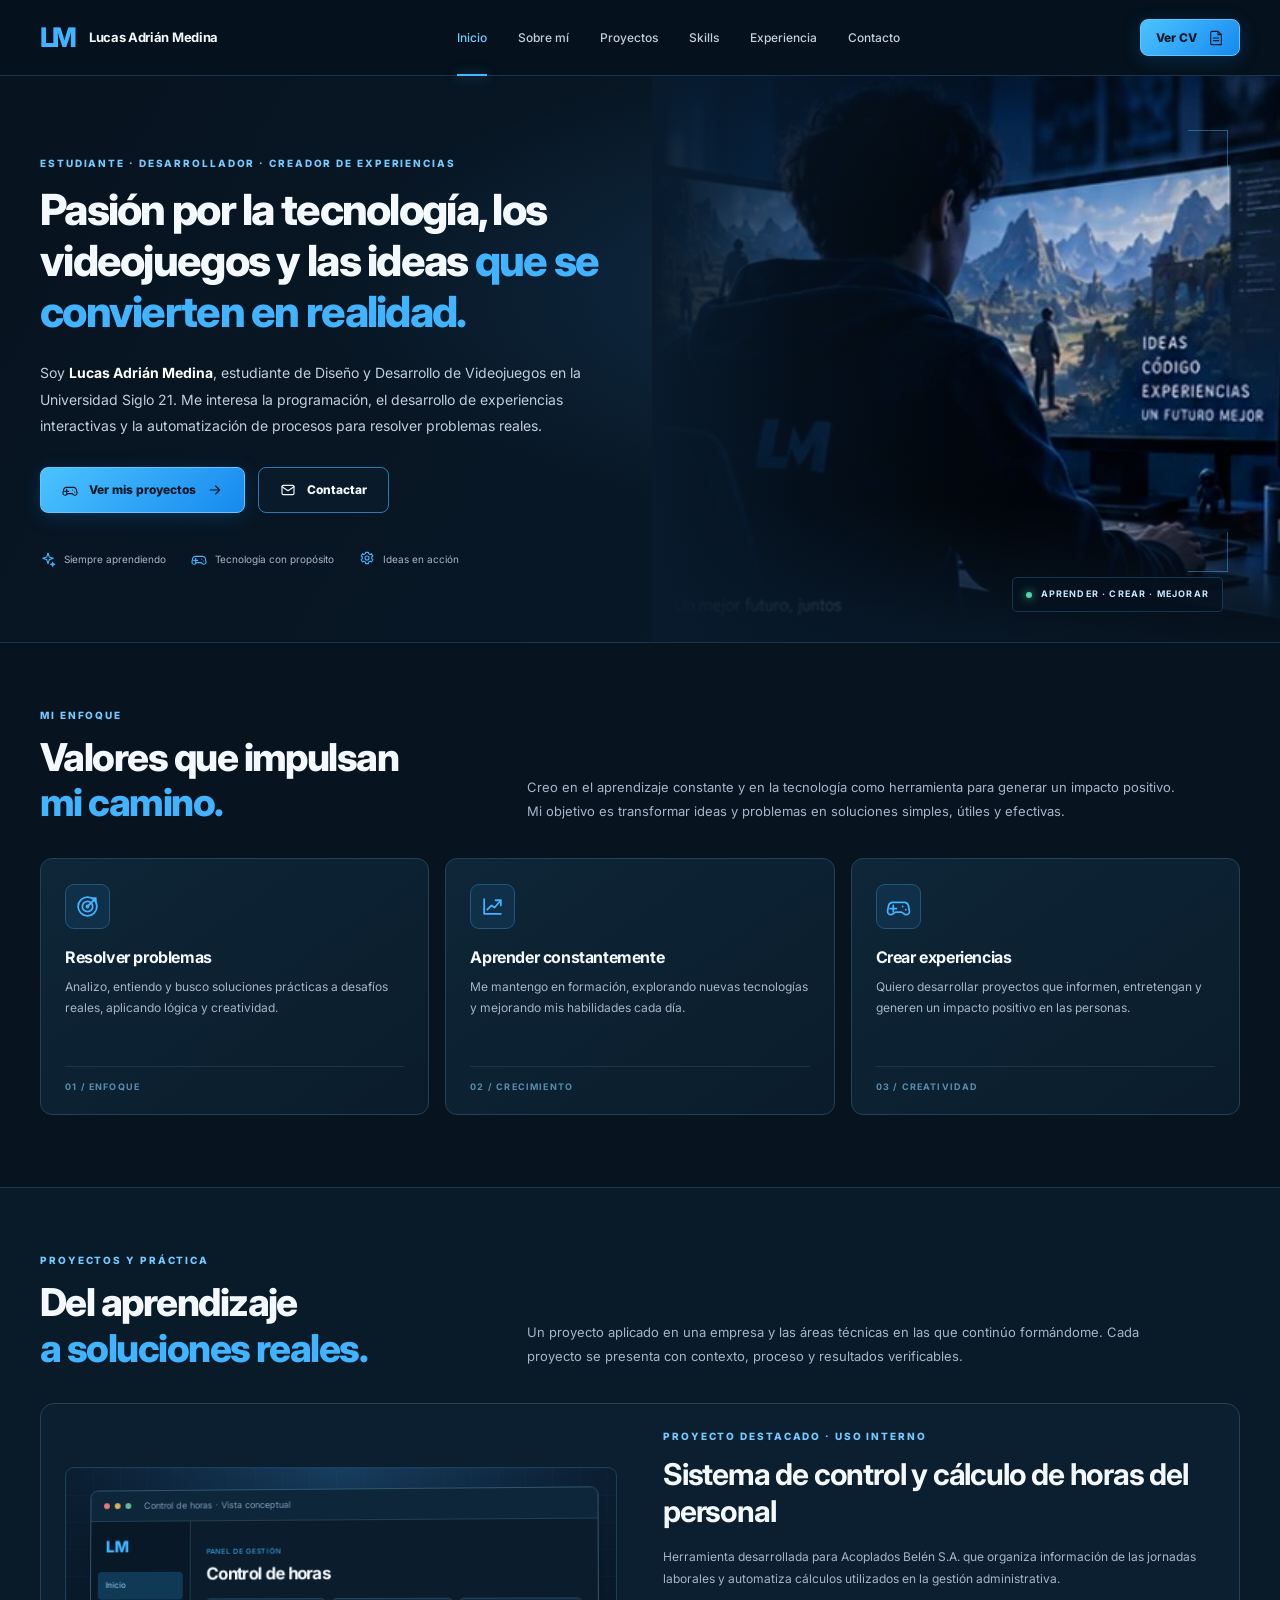
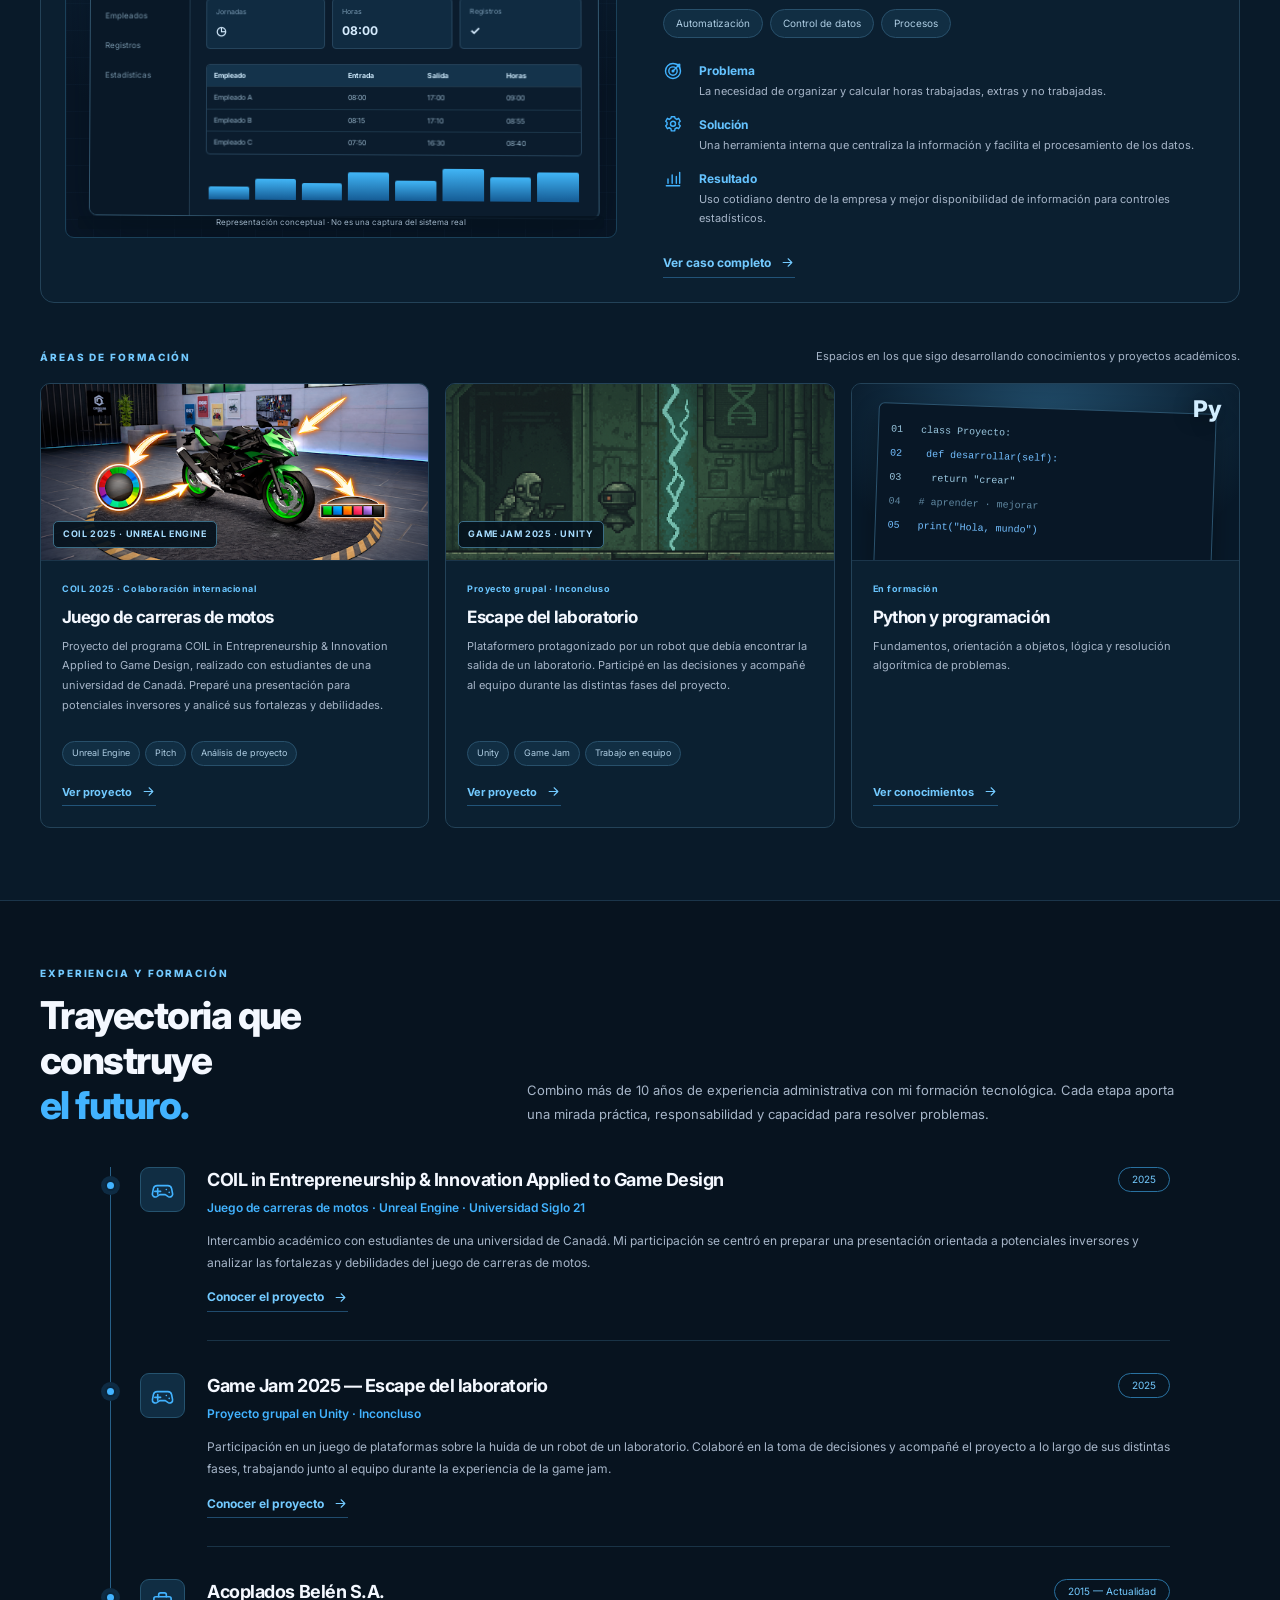
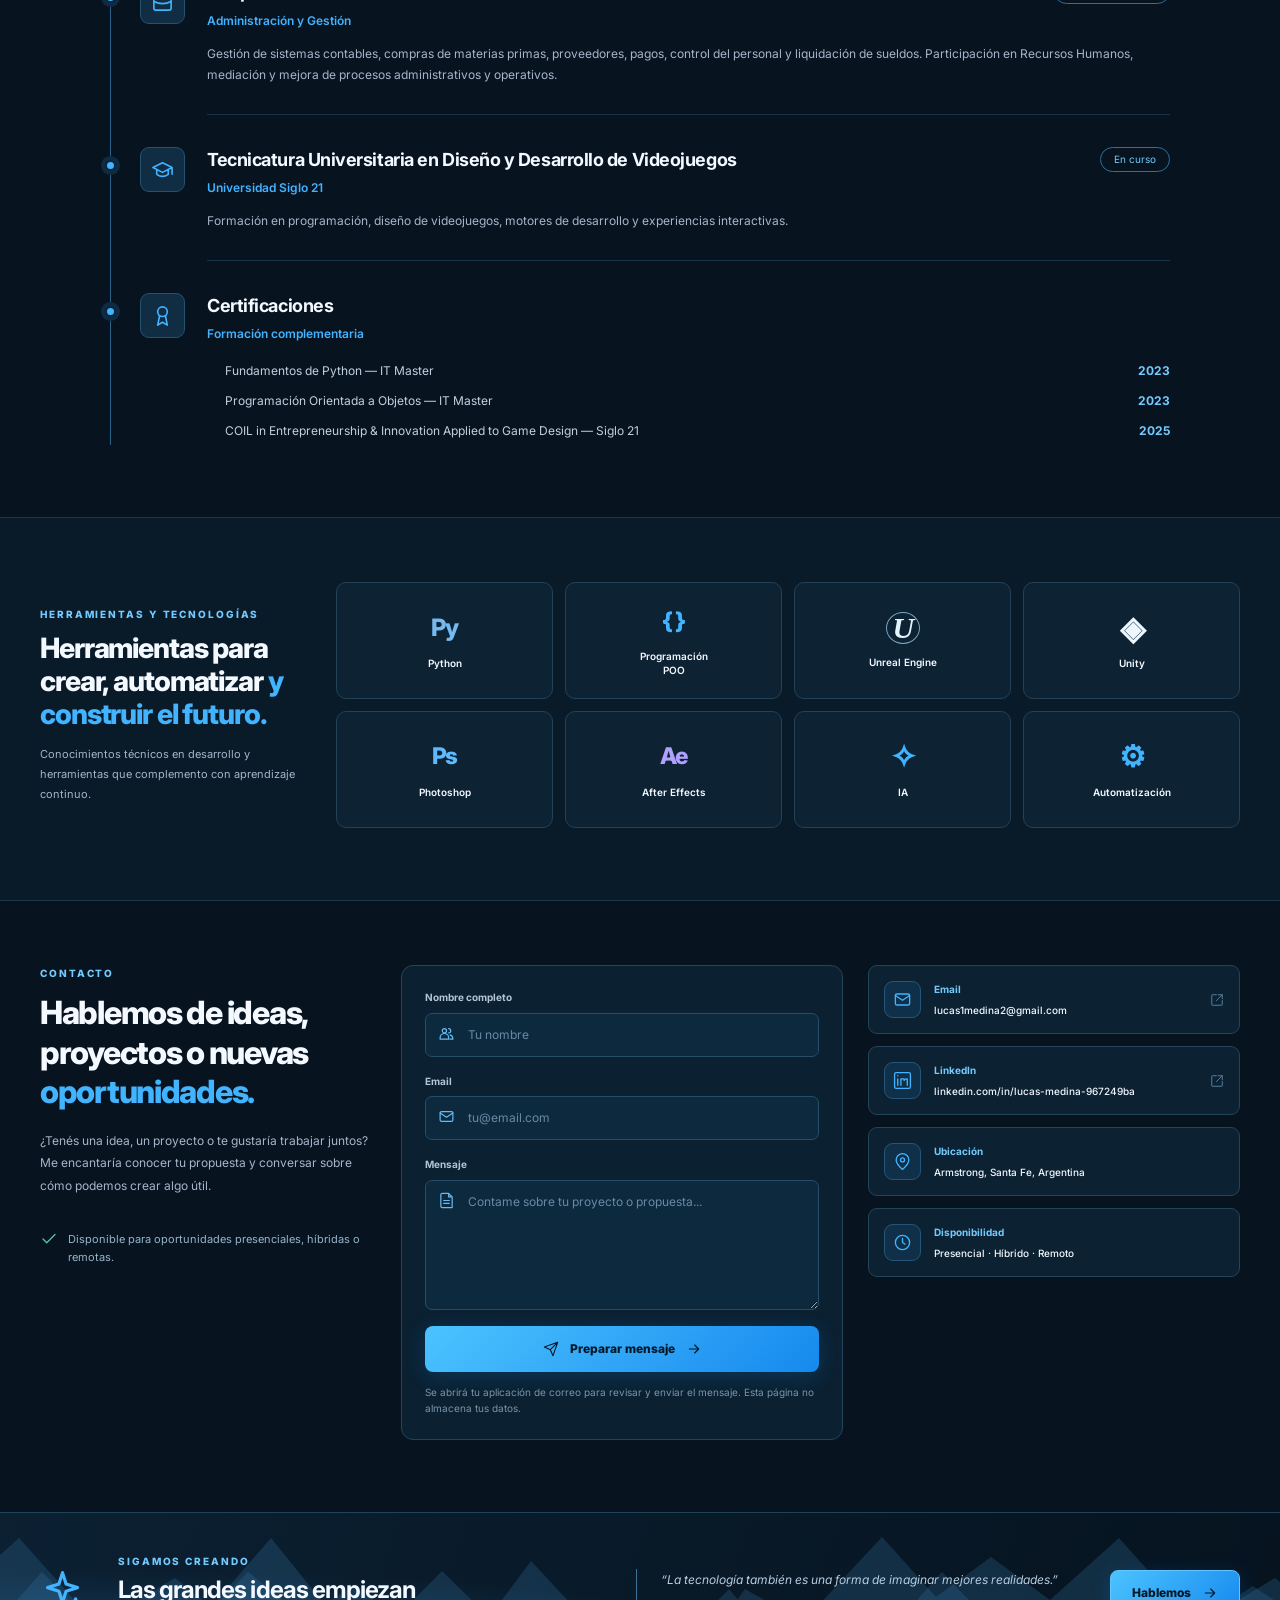
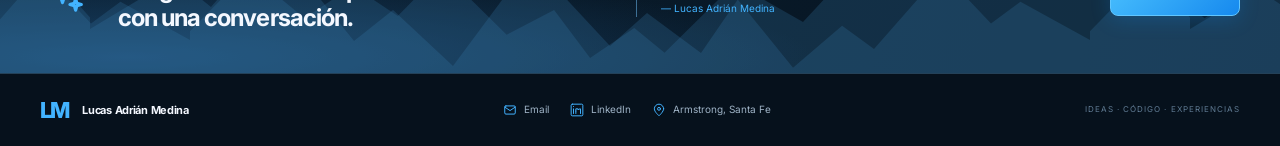
<file: index.html>
<!doctype html>
<html lang="es-AR">
<head>
<meta charset="utf-8">
<meta name="viewport" content="width=device-width,initial-scale=1">
<meta name="theme-color" content="#07131f">
<meta name="description" content="Portafolio de Lucas Adrián Medina. Programación, desarrollo de videojuegos, automatización y soluciones tecnológicas aplicadas a problemas reales.">
<title>Lucas Adrián Medina | Programador Junior &amp; Game Developer</title>
<link rel="icon" href="assets/favicon.svg" type="image/svg+xml">
<link rel="stylesheet" href="styles.css">
</head>
<body>
<svg xmlns="http://www.w3.org/2000/svg" style="display:none" aria-hidden="true"><symbol id="i-arrow" viewBox="0 0 24 24" fill="none" stroke="currentColor" stroke-width="1.7" stroke-linecap="round" stroke-linejoin="round"><path d="M5 12h14m-6-6 6 6-6 6"/></symbol><symbol id="i-mail" viewBox="0 0 24 24" fill="none" stroke="currentColor" stroke-width="1.7" stroke-linecap="round" stroke-linejoin="round"><rect x="3" y="5" width="18" height="14" rx="2"/><path d="m3 7 9 6 9-6"/></symbol><symbol id="i-pin" viewBox="0 0 24 24" fill="none" stroke="currentColor" stroke-width="1.7" stroke-linecap="round" stroke-linejoin="round"><path d="M20 10c0 5-8 12-8 12S4 15 4 10a8 8 0 1 1 16 0Z"/><circle cx="12" cy="10" r="2.5"/></symbol><symbol id="i-phone" viewBox="0 0 24 24" fill="none" stroke="currentColor" stroke-width="1.7" stroke-linecap="round" stroke-linejoin="round"><path d="M22 16.9v3a2 2 0 0 1-2.2 2A19.8 19.8 0 0 1 2.1 4.2 2 2 0 0 1 4.1 2h3a2 2 0 0 1 2 1.7l.5 2.8a2 2 0 0 1-.6 1.9L7.5 9.9a16 16 0 0 0 6.6 6.6l1.5-1.5a2 2 0 0 1 1.9-.6l2.8.5a2 2 0 0 1 1.7 2Z"/></symbol><symbol id="i-linkedin" viewBox="0 0 24 24" fill="none" stroke="currentColor" stroke-width="1.7" stroke-linecap="round" stroke-linejoin="round"><rect x="2" y="2" width="20" height="20" rx="2"/><path d="M6 10v8m0-12v.1M10 18v-8h4v2a4 4 0 0 1 4-2v8m-8-4h0"/></symbol><symbol id="i-code" viewBox="0 0 24 24" fill="none" stroke="currentColor" stroke-width="1.7" stroke-linecap="round" stroke-linejoin="round"><path d="m8 4-6 8 6 8m8-16 6 8-6 8m-3-17-2 18"/></symbol><symbol id="i-game" viewBox="0 0 24 24" fill="none" stroke="currentColor" stroke-width="1.7" stroke-linecap="round" stroke-linejoin="round"><path d="M6.4 8h11.2a4 4 0 0 1 3.9 3.1l1 5.2a3 3 0 0 1-4.5 3.1l-3.1-2H9.1l-3.1 2a3 3 0 0 1-4.5-3.1l1-5.2A4 4 0 0 1 6.4 8Z"/><path d="M7 11v6m-3-3h6m6-2h.01M19 15h.01"/></symbol><symbol id="i-target" viewBox="0 0 24 24" fill="none" stroke="currentColor" stroke-width="1.7" stroke-linecap="round" stroke-linejoin="round"><circle cx="12" cy="12" r="9"/><circle cx="12" cy="12" r="5"/><circle cx="12" cy="12" r="1"/><path d="m12 12 8-8m-4 0h4v4"/></symbol><symbol id="i-growth" viewBox="0 0 24 24" fill="none" stroke="currentColor" stroke-width="1.7" stroke-linecap="round" stroke-linejoin="round"><path d="M4 19V5m0 14h16M7 15l4-4 3 2 6-7m-5 0h5v5"/></symbol><symbol id="i-spark" viewBox="0 0 24 24" fill="none" stroke="currentColor" stroke-width="1.7" stroke-linecap="round" stroke-linejoin="round"><path d="m12 3 1.9 6.1L20 11l-6.1 1.9L12 19l-1.9-6.1L4 11l6.1-1.9L12 3Zm7 14 .7 2.3L22 20l-2.3.7L19 23l-.7-2.3L16 20l2.3-.7L19 17Z"/></symbol><symbol id="i-briefcase" viewBox="0 0 24 24" fill="none" stroke="currentColor" stroke-width="1.7" stroke-linecap="round" stroke-linejoin="round"><rect x="3" y="7" width="18" height="14" rx="2"/><path d="M8 7V5a2 2 0 0 1 2-2h4a2 2 0 0 1 2 2v2M3 12a20 20 0 0 0 18 0"/></symbol><symbol id="i-graduate" viewBox="0 0 24 24" fill="none" stroke="currentColor" stroke-width="1.7" stroke-linecap="round" stroke-linejoin="round"><path d="m2 10 10-5 10 5-10 5-10-5Zm4 2v5c4 3 8 3 12 0v-5m4-2v7"/></symbol><symbol id="i-award" viewBox="0 0 24 24" fill="none" stroke="currentColor" stroke-width="1.7" stroke-linecap="round" stroke-linejoin="round"><circle cx="12" cy="8" r="5"/><path d="m9 12-2 10 5-3 5 3-2-10"/></symbol><symbol id="i-download" viewBox="0 0 24 24" fill="none" stroke="currentColor" stroke-width="1.7" stroke-linecap="round" stroke-linejoin="round"><path d="M12 3v12m-4-4 4 4 4-4M4 17v4h16v-4"/></symbol><symbol id="i-external" viewBox="0 0 24 24" fill="none" stroke="currentColor" stroke-width="1.7" stroke-linecap="round" stroke-linejoin="round"><path d="M14 3h7v7m0-7-10 10"/><path d="M21 13v7a1 1 0 0 1-1 1H4a1 1 0 0 1-1-1V4a1 1 0 0 1 1-1h7"/></symbol><symbol id="i-clock" viewBox="0 0 24 24" fill="none" stroke="currentColor" stroke-width="1.7" stroke-linecap="round" stroke-linejoin="round"><circle cx="12" cy="12" r="9"/><path d="M12 7v5l3 2"/></symbol><symbol id="i-users" viewBox="0 0 24 24" fill="none" stroke="currentColor" stroke-width="1.7" stroke-linecap="round" stroke-linejoin="round"><circle cx="9" cy="8" r="3"/><path d="M3 20v-2a6 6 0 0 1 12 0v2H3Zm12-15a3 3 0 0 1 0 6m2 3a6 6 0 0 1 4 6h-4"/></symbol><symbol id="i-chart" viewBox="0 0 24 24" fill="none" stroke="currentColor" stroke-width="1.7" stroke-linecap="round" stroke-linejoin="round"><path d="M4 20h16M6 17v-5m5 5V7m5 10v-8m4 8V4"/></symbol><symbol id="i-check" viewBox="0 0 24 24" fill="none" stroke="currentColor" stroke-width="1.7" stroke-linecap="round" stroke-linejoin="round"><path d="m4 12 5 5L20 6"/></symbol><symbol id="i-gear" viewBox="0 0 24 24" fill="none" stroke="currentColor" stroke-width="1.7" stroke-linecap="round" stroke-linejoin="round"><path d="m10 2-.5 2.1a8 8 0 0 0-2.1 1.2L5.3 4l-2 3.5 1.6 1.5a8 8 0 0 0 0 2.4L3.3 13l2 3.5 2.1-1.3a8 8 0 0 0 2.1 1.2L10 19h4l.5-2.6a8 8 0 0 0 2.1-1.2l2.1 1.3 2-3.5-1.6-1.6a8 8 0 0 0 0-2.4l1.6-1.5-2-3.5-2.1 1.3a8 8 0 0 0-2.1-1.2L14 2h-4Z"/><circle cx="12" cy="10.5" r="3"/></symbol><symbol id="i-database" viewBox="0 0 24 24" fill="none" stroke="currentColor" stroke-width="1.7" stroke-linecap="round" stroke-linejoin="round"><ellipse cx="12" cy="5" rx="9" ry="3"/><path d="M3 5v14c0 4 18 4 18 0V5M3 12c0 4 18 4 18 0"/></symbol><symbol id="i-menu" viewBox="0 0 24 24" fill="none" stroke="currentColor" stroke-width="1.7" stroke-linecap="round" stroke-linejoin="round"><path d="M4 6h16M4 12h16M4 18h16"/></symbol><symbol id="i-x" viewBox="0 0 24 24" fill="none" stroke="currentColor" stroke-width="1.7" stroke-linecap="round" stroke-linejoin="round"><path d="M5 5 19 19M19 5 5 19"/></symbol><symbol id="i-send" viewBox="0 0 24 24" fill="none" stroke="currentColor" stroke-width="1.7" stroke-linecap="round" stroke-linejoin="round"><path d="m22 2-7 20-4-9-9-4 20-7ZM22 2 11 13"/></symbol><symbol id="i-monitor" viewBox="0 0 24 24" fill="none" stroke="currentColor" stroke-width="1.7" stroke-linecap="round" stroke-linejoin="round"><rect x="2" y="3" width="20" height="15" rx="2"/><path d="M8 22h8m-4-4v4"/></symbol><symbol id="i-file" viewBox="0 0 24 24" fill="none" stroke="currentColor" stroke-width="1.7" stroke-linecap="round" stroke-linejoin="round"><path d="M6 2h9l5 5v15H6a2 2 0 0 1-2-2V4a2 2 0 0 1 2-2Zm9 0v5h5M8 12h8m-8 4h8"/></symbol></svg>
<a class="skip-link" href="#contenido">Saltar al contenido</a>
<header class="site-header">
  <div class="container nav-inner">
    <a class="brand" href="#inicio" aria-label="Lucas Adrián Medina, ir al inicio"><span class="brand-mark">LM</span><span>Lucas Adrián Medina</span></a>
    <nav class="main-nav" id="main-nav" aria-label="Navegación principal">
      <a href="#inicio" class="nav-link">Inicio</a>
      <a href="#sobre-mi" class="nav-link">Sobre mí</a>
      <a href="#proyectos" class="nav-link">Proyectos</a>
      <a href="#skills" class="nav-link">Skills</a>
      <a href="#experiencia" class="nav-link">Experiencia</a>
      <a href="#contacto" class="nav-link">Contacto</a>
    </nav>
    <a href="cv.html" class="button button-small header-cv">Ver CV <svg class="icon" aria-hidden="true"><use href="#i-file"></use></svg></a>
    <button type="button" class="menu-toggle" aria-label="Abrir menú" aria-controls="main-nav" aria-expanded="false"><svg class="icon" aria-hidden="true"><use href="#i-menu"></use></svg></button>
  </div>
</header>
<main id="contenido">
  <section class="hero" id="inicio">
    <div class="container hero-grid">
      <div class="hero-copy">
        <span class="eyebrow">ESTUDIANTE · DESARROLLADOR · CREADOR DE EXPERIENCIAS</span>
        <h1>Pasión por la tecnología, los videojuegos y las ideas <span>que se convierten en realidad.</span></h1>
        <p>Soy <strong>Lucas Adrián Medina</strong>, estudiante de Diseño y Desarrollo de Videojuegos en la Universidad Siglo 21. Me interesa la programación, el desarrollo de experiencias interactivas y la automatización de procesos para resolver problemas reales.</p>
        <div class="hero-actions">
          <a class="button" href="#proyectos"><svg class="icon" aria-hidden="true"><use href="#i-game"></use></svg> Ver mis proyectos <svg class="icon" aria-hidden="true"><use href="#i-arrow"></use></svg></a>
          <a class="button button-outline" href="#contacto"><svg class="icon" aria-hidden="true"><use href="#i-mail"></use></svg> Contactar</a>
        </div>
        <div class="hero-tags"><span><svg class="icon" aria-hidden="true"><use href="#i-spark"></use></svg> Siempre aprendiendo</span><span><svg class="icon" aria-hidden="true"><use href="#i-game"></use></svg> Tecnología con propósito</span><span><svg class="icon" aria-hidden="true"><use href="#i-gear"></use></svg> Ideas en acción</span></div>
      </div>
      <div class="hero-visual" role="img" aria-label="Ilustración conceptual de un desarrollador trabajando frente a monitores con videojuegos y código.">
        <img src="assets/hero-workspace.webp" alt="" loading="eager" decoding="async">
        <div class="visual-glow" aria-hidden="true"></div>
        <div class="visual-corner corner-top" aria-hidden="true"></div>
        <div class="visual-corner corner-bottom" aria-hidden="true"></div>
        <div class="visual-caption"><span class="online-dot"></span> APRENDER · CREAR · MEJORAR</div>
      </div>
    </div>
  </section>

  <section id="sobre-mi" class="section border-top">
    <div class="container">
      <div class="section-heading"><div><span class="eyebrow">MI ENFOQUE</span><h2>Valores que impulsan <br><span>mi camino.</span></h2></div><p>Creo en el aprendizaje constante y en la tecnología como herramienta para generar un impacto positivo. Mi objetivo es transformar ideas y problemas en soluciones simples, útiles y efectivas.</p></div>
      <div class="values-grid">
        <article class="value-card"><div class="icon-box"><svg class="icon" aria-hidden="true"><use href="#i-target"></use></svg></div><h3>Resolver problemas</h3><p>Analizo, entiendo y busco soluciones prácticas a desafíos reales, aplicando lógica y creatividad.</p><span class="card-index">01 / ENFOQUE</span></article>
        <article class="value-card"><div class="icon-box"><svg class="icon" aria-hidden="true"><use href="#i-growth"></use></svg></div><h3>Aprender constantemente</h3><p>Me mantengo en formación, explorando nuevas tecnologías y mejorando mis habilidades cada día.</p><span class="card-index">02 / CRECIMIENTO</span></article>
        <article class="value-card"><div class="icon-box"><svg class="icon" aria-hidden="true"><use href="#i-game"></use></svg></div><h3>Crear experiencias</h3><p>Quiero desarrollar proyectos que informen, entretengan y generen un impacto positivo en las personas.</p><span class="card-index">03 / CREATIVIDAD</span></article>
      </div>
    </div>
  </section>

  <section id="proyectos" class="section section-alt border-top">
    <div class="container">
      <div class="section-heading"><div><span class="eyebrow">PROYECTOS Y PRÁCTICA</span><h2>Del aprendizaje <br><span>a soluciones reales.</span></h2></div><p>Un proyecto aplicado en una empresa y las áreas técnicas en las que continúo formándome. Cada proyecto se presenta con contexto, proceso y resultados verificables.</p></div>
      <article class="featured-project">
        <div class="project-visual">
          <div class="mock-window"><div class="mock-titlebar"><span class="mock-dots"><i></i><i></i><i></i></span><span>Control de horas · Vista conceptual</span></div>
            <div class="mock-app"><div class="mock-sidebar"><div class="mini-logo">LM</div><span class="mock-selected">Inicio</span><span>Empleados</span><span>Registros</span><span>Estadísticas</span></div><div class="mock-main"><span class="mock-overline">PANEL DE GESTIÓN</span><h3>Control de horas</h3><div class="mock-metrics"><div><small>Jornadas</small><strong>◷</strong></div><div><small>Horas</small><strong>08:00</strong></div><div><small>Registros</small><strong>✓</strong></div></div><div class="mock-table"><div class="mock-row mock-head"><span>Empleado</span><span>Entrada</span><span>Salida</span><span>Horas</span></div><div class="mock-row"><span>Empleado A</span><span>08:00</span><span>17:00</span><span>09:00</span></div><div class="mock-row"><span>Empleado B</span><span>08:15</span><span>17:10</span><span>08:55</span></div><div class="mock-row"><span>Empleado C</span><span>07:50</span><span>16:30</span><span>08:40</span></div></div><div class="mock-bars"><i></i><i></i><i></i><i></i><i></i><i></i><i></i><i></i></div></div></div>
          </div>
          <span class="visual-note">Representación conceptual · No es una captura del sistema real</span>
        </div>
        <div class="project-content"><span class="eyebrow">PROYECTO DESTACADO · USO INTERNO</span><h3>Sistema de control y cálculo de horas del personal</h3><p>Herramienta desarrollada para Acoplados Belén S.A. que organiza información de las jornadas laborales y automatiza cálculos utilizados en la gestión administrativa.</p><div class="pill-row"><span>Automatización</span><span>Control de datos</span><span>Procesos</span></div>
          <div class="project-steps"><div><span class="step-icon"><svg class="icon" aria-hidden="true"><use href="#i-target"></use></svg></span><p><strong>Problema</strong>La necesidad de organizar y calcular horas trabajadas, extras y no trabajadas.</p></div><div><span class="step-icon"><svg class="icon" aria-hidden="true"><use href="#i-gear"></use></svg></span><p><strong>Solución</strong>Una herramienta interna que centraliza la información y facilita el procesamiento de los datos.</p></div><div><span class="step-icon"><svg class="icon" aria-hidden="true"><use href="#i-chart"></use></svg></span><p><strong>Resultado</strong>Uso cotidiano dentro de la empresa y mejor disponibilidad de información para controles estadísticos.</p></div></div>
          <a class="text-link" href="proyecto-horas.html">Ver caso completo <svg class="icon" aria-hidden="true"><use href="#i-arrow"></use></svg></a>
        </div>
      </article>
      <div class="learning-heading"><span class="eyebrow">ÁREAS DE FORMACIÓN</span><p>Espacios en los que sigo desarrollando conocimientos y proyectos académicos.</p></div>
      <div class="project-grid">
        <article class="learning-card">
  <a class="learning-art project-image-link" href="proyecto-intercambio-motos.html" aria-label="Ver el proyecto de intercambio de carreras de motos">
    <img src="assets/intercambio-motos-unreal.webp" alt="Captura del juego de carreras de motos desarrollado en Unreal Engine, con una motocicleta verde dentro de un garaje." loading="lazy" decoding="async">
    <span class="image-label">COIL 2025 · UNREAL ENGINE</span>
  </a>
  <div class="learning-body">
    <span class="status-tag">COIL 2025 · Colaboración internacional</span>
    <h3>Juego de carreras de motos</h3>
    <p>Proyecto del programa COIL in Entrepreneurship &amp; Innovation Applied to Game Design, realizado con estudiantes de una universidad de Canadá. Preparé una presentación para potenciales inversores y analicé sus fortalezas y debilidades.</p>
    <div class="pill-row compact-pills"><span>Unreal Engine</span><span>Pitch</span><span>Análisis de proyecto</span></div>
    <a href="proyecto-intercambio-motos.html" class="text-link">Ver proyecto <svg class="icon" aria-hidden="true"><use href="#i-arrow"></use></svg></a>
  </div>
</article>
        <article class="learning-card">
  <a class="learning-art project-image-link" href="proyecto-game-jam-2025.html" aria-label="Ver el proyecto Escape del laboratorio">
    <img src="assets/game-jam-2025.png" alt="Captura pixel art del juego: un robot en un laboratorio industrial oscuro, con una puerta, una plataforma y una barrera de energía." loading="lazy" decoding="async">
    <span class="image-label">GAME JAM 2025 · UNITY</span>
  </a>
  <div class="learning-body">
    <span class="status-tag">Proyecto grupal · Inconcluso</span>
    <h3>Escape del laboratorio</h3>
    <p>Plataformero protagonizado por un robot que debía encontrar la salida de un laboratorio. Participé en las decisiones y acompañé al equipo durante las distintas fases del proyecto.</p>
    <div class="pill-row compact-pills"><span>Unity</span><span>Game Jam</span><span>Trabajo en equipo</span></div>
    <a href="proyecto-game-jam-2025.html" class="text-link">Ver proyecto <svg class="icon" aria-hidden="true"><use href="#i-arrow"></use></svg></a>
  </div>
</article>
        <article class="learning-card"><div class="learning-art python-art"><div class="code-sample"><span>01 &nbsp; class Proyecto:</span><span>02 &nbsp;&nbsp; def desarrollar(self):</span><span>03 &nbsp;&nbsp;&nbsp; return "crear"</span><span>04 &nbsp; # aprender · mejorar</span><span>05 &nbsp; print("Hola, mundo")</span></div><span class="art-symbol">Py</span></div><div class="learning-body"><span class="status-tag">En formación</span><h3>Python y programación</h3><p>Fundamentos, orientación a objetos, lógica y resolución algorítmica de problemas.</p><a href="#skills" class="text-link">Ver conocimientos <svg class="icon" aria-hidden="true"><use href="#i-arrow"></use></svg></a></div></article>
      </div>
    </div>
  </section>

  <section id="experiencia" class="section border-top">
    <div class="container">
      <div class="section-heading"><div><span class="eyebrow">EXPERIENCIA Y FORMACIÓN</span><h2>Trayectoria que construye <br><span>el futuro.</span></h2></div><p>Combino más de 10 años de experiencia administrativa con mi formación tecnológica. Cada etapa aporta una mirada práctica, responsabilidad y capacidad para resolver problemas.</p></div>
      <div class="timeline">
        <article class="timeline-item">
  <div class="timeline-icon"><svg class="icon" aria-hidden="true"><use href="#i-game"></use></svg></div>
  <div class="timeline-content">
    <div class="timeline-title"><div><h3>COIL in Entrepreneurship &amp; Innovation Applied to Game Design</h3><span>Juego de carreras de motos · Unreal Engine · Universidad Siglo 21</span></div><span class="date-pill">2025</span></div>
    <p>Intercambio académico con estudiantes de una universidad de Canadá. Mi participación se centró en preparar una presentación orientada a potenciales inversores y analizar las fortalezas y debilidades del juego de carreras de motos.</p>
    <a class="text-link timeline-link" href="proyecto-intercambio-motos.html">Conocer el proyecto <svg class="icon" aria-hidden="true"><use href="#i-arrow"></use></svg></a>
  </div>
</article>
        <article class="timeline-item">
  <div class="timeline-icon"><svg class="icon" aria-hidden="true"><use href="#i-game"></use></svg></div>
  <div class="timeline-content">
    <div class="timeline-title"><div><h3>Game Jam 2025 — Escape del laboratorio</h3><span>Proyecto grupal en Unity · Inconcluso</span></div><span class="date-pill">2025</span></div>
    <p>Participación en un juego de plataformas sobre la huida de un robot de un laboratorio. Colaboré en la toma de decisiones y acompañé el proyecto a lo largo de sus distintas fases, trabajando junto al equipo durante la experiencia de la game jam.</p>
    <a class="text-link timeline-link" href="proyecto-game-jam-2025.html">Conocer el proyecto <svg class="icon" aria-hidden="true"><use href="#i-arrow"></use></svg></a>
  </div>
</article>
        <article class="timeline-item"><div class="timeline-icon"><svg class="icon" aria-hidden="true"><use href="#i-briefcase"></use></svg></div><div class="timeline-content"><div class="timeline-title"><div><h3>Acoplados Belén S.A.</h3><span>Administración y Gestión</span></div><span class="date-pill">2015 — Actualidad</span></div><p>Gestión de sistemas contables, compras de materias primas, proveedores, pagos, control del personal y liquidación de sueldos. Participación en Recursos Humanos, mediación y mejora de procesos administrativos y operativos.</p></div></article>
        <article class="timeline-item"><div class="timeline-icon"><svg class="icon" aria-hidden="true"><use href="#i-graduate"></use></svg></div><div class="timeline-content"><div class="timeline-title"><div><h3>Tecnicatura Universitaria en Diseño y Desarrollo de Videojuegos</h3><span>Universidad Siglo 21</span></div><span class="date-pill">En curso</span></div><p>Formación en programación, diseño de videojuegos, motores de desarrollo y experiencias interactivas.</p></div></article>
        <article class="timeline-item"><div class="timeline-icon"><svg class="icon" aria-hidden="true"><use href="#i-award"></use></svg></div><div class="timeline-content"><div class="timeline-title"><div><h3>Certificaciones</h3><span>Formación complementaria</span></div></div><ul class="cert-list"><li><span>Fundamentos de Python — IT Master</span><span>2023</span></li><li><span>Programación Orientada a Objetos — IT Master</span><span>2023</span></li><li><a href="proyecto-intercambio-motos.html">COIL in Entrepreneurship &amp; Innovation Applied to Game Design — Siglo 21</a><span>2025</span></li></ul></div></article>
      </div>
    </div>
  </section>

  <section id="skills" class="section section-alt border-top skills-section">
    <div class="container skills-layout"><div class="skills-title"><span class="eyebrow">HERRAMIENTAS Y TECNOLOGÍAS</span><h2>Herramientas para crear, automatizar <span>y construir el futuro.</span></h2><p>Conocimientos técnicos en desarrollo y herramientas que complemento con aprendizaje continuo.</p></div><div class="tech-grid"><div class="tech-card"><div class="tech-mark python" aria-hidden="true">Py</div><span>Python</span></div>
<div class="tech-card"><div class="tech-mark code" aria-hidden="true">{ }</div><span>Programación<br>POO</span></div>
<div class="tech-card"><div class="tech-mark unreal" aria-hidden="true">U</div><span>Unreal Engine</span></div>
<div class="tech-card"><div class="tech-mark unity" aria-hidden="true">◈</div><span>Unity</span></div>
<div class="tech-card"><div class="tech-mark photoshop" aria-hidden="true">Ps</div><span>Photoshop</span></div>
<div class="tech-card"><div class="tech-mark aftereffects" aria-hidden="true">Ae</div><span>After Effects</span></div>
<div class="tech-card"><div class="tech-mark ai" aria-hidden="true">✧</div><span>IA</span></div>
<div class="tech-card"><div class="tech-mark automation" aria-hidden="true">⚙</div><span>Automatización</span></div></div></div>
  </section>

  <section id="contacto" class="section border-top contact-section">
    <div class="container">
      <div class="contact-grid"><div class="contact-intro"><span class="eyebrow">CONTACTO</span><h2>Hablemos de ideas, proyectos o nuevas <span>oportunidades.</span></h2><p>¿Tenés una idea, un proyecto o te gustaría trabajar juntos? Me encantaría conocer tu propuesta y conversar sobre cómo podemos crear algo útil.</p><div class="availability"><svg class="icon" aria-hidden="true"><use href="#i-check"></use></svg> Disponible para oportunidades presenciales, híbridas o remotas.</div></div>
        <form class="contact-form" id="contact-form" action="mailto:lucas1medina2@gmail.com" method="post" enctype="text/plain">
          <label for="nombre">Nombre completo</label><div class="field"><svg class="icon" aria-hidden="true"><use href="#i-users"></use></svg><input id="nombre" name="nombre" type="text" autocomplete="name" placeholder="Tu nombre" required maxlength="100"></div>
          <label for="correo">Email</label><div class="field"><svg class="icon" aria-hidden="true"><use href="#i-mail"></use></svg><input id="correo" name="correo" type="email" autocomplete="email" placeholder="tu@email.com" required maxlength="160"></div>
          <label for="mensaje">Mensaje</label><div class="field field-message"><svg class="icon" aria-hidden="true"><use href="#i-file"></use></svg><textarea id="mensaje" name="mensaje" placeholder="Contame sobre tu proyecto o propuesta..." rows="5" required maxlength="4000"></textarea></div>
          <button class="button button-full" type="submit"><svg class="icon" aria-hidden="true"><use href="#i-send"></use></svg> Preparar mensaje <svg class="icon" aria-hidden="true"><use href="#i-arrow"></use></svg></button><p class="form-note">Se abrirá tu aplicación de correo para revisar y enviar el mensaje. Esta página no almacena tus datos.</p><p id="form-status" class="form-status" role="status" aria-live="polite"></p>
        </form>
        <div class="contact-info"><a class="info-card" href="mailto:lucas1medina2@gmail.com"><div class="icon-box"><svg class="icon" aria-hidden="true"><use href="#i-mail"></use></svg></div><div><span>Email</span><strong>lucas1medina2@gmail.com</strong></div><svg class="icon info-arrow" aria-hidden="true"><use href="#i-external"></use></svg></a><a class="info-card" href="https://www.linkedin.com/in/lucas-medina-967249ba" target="_blank" rel="noopener noreferrer"><div class="icon-box"><svg class="icon" aria-hidden="true"><use href="#i-linkedin"></use></svg></div><div><span>LinkedIn</span><strong>linkedin.com/in/lucas-medina-967249ba</strong></div><svg class="icon info-arrow" aria-hidden="true"><use href="#i-external"></use></svg></a><div class="info-card"><div class="icon-box"><svg class="icon" aria-hidden="true"><use href="#i-pin"></use></svg></div><div><span>Ubicación</span><strong>Armstrong, Santa Fe, Argentina</strong></div></div><div class="info-card"><div class="icon-box"><svg class="icon" aria-hidden="true"><use href="#i-clock"></use></svg></div><div><span>Disponibilidad</span><strong>Presencial · Híbrido · Remoto</strong></div></div></div>
      </div>
    </div>
  </section>
  <section class="closing-banner"><div class="container closing-inner"><div class="closing-symbol"><svg class="icon" aria-hidden="true"><use href="#i-spark"></use></svg></div><div><span class="eyebrow">SIGAMOS CREANDO</span><h2>Las grandes ideas empiezan <br>con una conversación.</h2></div><blockquote>“La tecnología también es una forma de imaginar mejores realidades.”<cite>— Lucas Adrián Medina</cite></blockquote><a href="mailto:lucas1medina2@gmail.com" class="button">Hablemos <svg class="icon" aria-hidden="true"><use href="#i-arrow"></use></svg></a></div></section>
</main>
<footer class="site-footer"><div class="container footer-inner"><a class="brand" href="#inicio"><span class="brand-mark">LM</span><span>Lucas Adrián Medina</span></a><div class="footer-links"><a href="mailto:lucas1medina2@gmail.com"><svg class="icon" aria-hidden="true"><use href="#i-mail"></use></svg> Email</a><a href="https://www.linkedin.com/in/lucas-medina-967249ba" target="_blank" rel="noopener noreferrer"><svg class="icon" aria-hidden="true"><use href="#i-linkedin"></use></svg> LinkedIn</a><span><svg class="icon" aria-hidden="true"><use href="#i-pin"></use></svg> Armstrong, Santa Fe</span></div><span class="footer-motto">IDEAS · CÓDIGO · EXPERIENCIAS</span></div></footer>
<script src="script.js" defer></script>
</body></html>
</file>
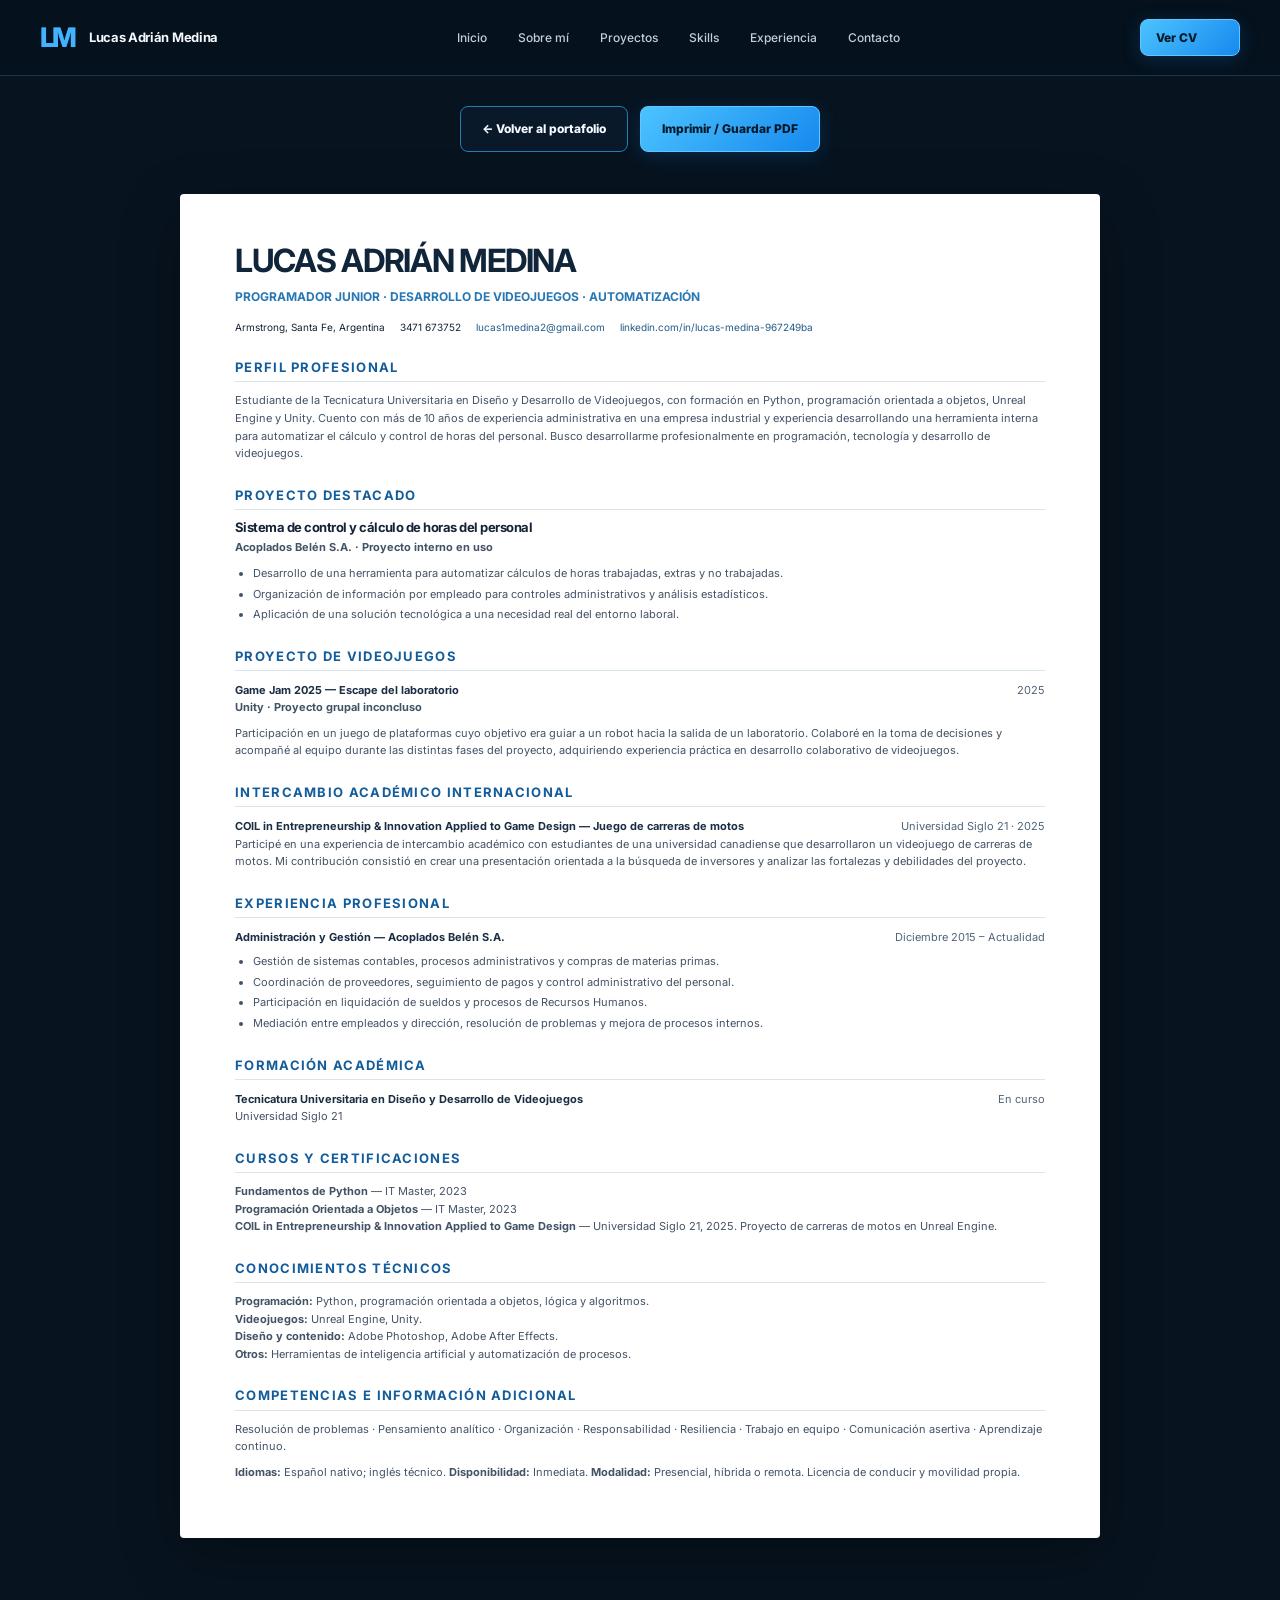
<file: cv.html>
<!doctype html><html lang="es-AR"><head><meta charset="utf-8"><meta name="viewport" content="width=device-width,initial-scale=1"><meta name="theme-color" content="#07131f"><link rel="icon" href="assets/favicon.svg" type="image/svg+xml"><link rel="stylesheet" href="styles.css"><meta name="description" content="Currículum profesional de Lucas Adrián Medina, programador junior y estudiante de desarrollo de videojuegos."><title>CV | Lucas Adrián Medina</title></head><body><svg xmlns="http://www.w3.org/2000/svg" style="display:none" aria-hidden="true"><symbol id="i-arrow" viewBox="0 0 24 24" fill="none" stroke="currentColor" stroke-width="1.7" stroke-linecap="round" stroke-linejoin="round"><path d="M5 12h14m-6-6 6 6-6 6"/></symbol><symbol id="i-mail" viewBox="0 0 24 24" fill="none" stroke="currentColor" stroke-width="1.7" stroke-linecap="round" stroke-linejoin="round"><rect x="3" y="5" width="18" height="14" rx="2"/><path d="m3 7 9 6 9-6"/></symbol><symbol id="i-pin" viewBox="0 0 24 24" fill="none" stroke="currentColor" stroke-width="1.7" stroke-linecap="round" stroke-linejoin="round"><path d="M20 10c0 5-8 12-8 12S4 15 4 10a8 8 0 1 1 16 0Z"/><circle cx="12" cy="10" r="2.5"/></symbol><symbol id="i-phone" viewBox="0 0 24 24" fill="none" stroke="currentColor" stroke-width="1.7" stroke-linecap="round" stroke-linejoin="round"><path d="M22 16.9v3a2 2 0 0 1-2.2 2A19.8 19.8 0 0 1 2.1 4.2 2 2 0 0 1 4.1 2h3a2 2 0 0 1 2 1.7l.5 2.8a2 2 0 0 1-.6 1.9L7.5 9.9a16 16 0 0 0 6.6 6.6l1.5-1.5a2 2 0 0 1 1.9-.6l2.8.5a2 2 0 0 1 1.7 2Z"/></symbol><symbol id="i-linkedin" viewBox="0 0 24 24" fill="none" stroke="currentColor" stroke-width="1.7" stroke-linecap="round" stroke-linejoin="round"><rect x="2" y="2" width="20" height="20" rx="2"/><path d="M6 10v8m0-12v.1M10 18v-8h4v2a4 4 0 0 1 4-2v8m-8-4h0"/></symbol><symbol id="i-code" viewBox="0 0 24 24" fill="none" stroke="currentColor" stroke-width="1.7" stroke-linecap="round" stroke-linejoin="round"><path d="m8 4-6 8 6 8m8-16 6 8-6 8m-3-17-2 18"/></symbol><symbol id="i-game" viewBox="0 0 24 24" fill="none" stroke="currentColor" stroke-width="1.7" stroke-linecap="round" stroke-linejoin="round"><path d="M6.4 8h11.2a4 4 0 0 1 3.9 3.1l1 5.2a3 3 0 0 1-4.5 3.1l-3.1-2H9.1l-3.1 2a3 3 0 0 1-4.5-3.1l1-5.2A4 4 0 0 1 6.4 8Z"/><path d="M7 11v6m-3-3h6m6-2h.01M19 15h.01"/></symbol><symbol id="i-target" viewBox="0 0 24 24" fill="none" stroke="currentColor" stroke-width="1.7" stroke-linecap="round" stroke-linejoin="round"><circle cx="12" cy="12" r="9"/><circle cx="12" cy="12" r="5"/><circle cx="12" cy="12" r="1"/><path d="m12 12 8-8m-4 0h4v4"/></symbol><symbol id="i-growth" viewBox="0 0 24 24" fill="none" stroke="currentColor" stroke-width="1.7" stroke-linecap="round" stroke-linejoin="round"><path d="M4 19V5m0 14h16M7 15l4-4 3 2 6-7m-5 0h5v5"/></symbol><symbol id="i-spark" viewBox="0 0 24 24" fill="none" stroke="currentColor" stroke-width="1.7" stroke-linecap="round" stroke-linejoin="round"><path d="m12 3 1.9 6.1L20 11l-6.1 1.9L12 19l-1.9-6.1L4 11l6.1-1.9L12 3Zm7 14 .7 2.3L22 20l-2.3.7L19 23l-.7-2.3L16 20l2.3-.7L19 17Z"/></symbol><symbol id="i-briefcase" viewBox="0 0 24 24" fill="none" stroke="currentColor" stroke-width="1.7" stroke-linecap="round" stroke-linejoin="round"><rect x="3" y="7" width="18" height="14" rx="2"/><path d="M8 7V5a2 2 0 0 1 2-2h4a2 2 0 0 1 2 2v2M3 12a20 20 0 0 0 18 0"/></symbol><symbol id="i-graduate" viewBox="0 0 24 24" fill="none" stroke="currentColor" stroke-width="1.7" stroke-linecap="round" stroke-linejoin="round"><path d="m2 10 10-5 10 5-10 5-10-5Zm4 2v5c4 3 8 3 12 0v-5m4-2v7"/></symbol><symbol id="i-award" viewBox="0 0 24 24" fill="none" stroke="currentColor" stroke-width="1.7" stroke-linecap="round" stroke-linejoin="round"><circle cx="12" cy="8" r="5"/><path d="m9 12-2 10 5-3 5 3-2-10"/></symbol><symbol id="i-download" viewBox="0 0 24 24" fill="none" stroke="currentColor" stroke-width="1.7" stroke-linecap="round" stroke-linejoin="round"><path d="M12 3v12m-4-4 4 4 4-4M4 17v4h16v-4"/></symbol><symbol id="i-external" viewBox="0 0 24 24" fill="none" stroke="currentColor" stroke-width="1.7" stroke-linecap="round" stroke-linejoin="round"><path d="M14 3h7v7m0-7-10 10"/><path d="M21 13v7a1 1 0 0 1-1 1H4a1 1 0 0 1-1-1V4a1 1 0 0 1 1-1h7"/></symbol><symbol id="i-clock" viewBox="0 0 24 24" fill="none" stroke="currentColor" stroke-width="1.7" stroke-linecap="round" stroke-linejoin="round"><circle cx="12" cy="12" r="9"/><path d="M12 7v5l3 2"/></symbol><symbol id="i-users" viewBox="0 0 24 24" fill="none" stroke="currentColor" stroke-width="1.7" stroke-linecap="round" stroke-linejoin="round"><circle cx="9" cy="8" r="3"/><path d="M3 20v-2a6 6 0 0 1 12 0v2H3Zm12-15a3 3 0 0 1 0 6m2 3a6 6 0 0 1 4 6h-4"/></symbol><symbol id="i-chart" viewBox="0 0 24 24" fill="none" stroke="currentColor" stroke-width="1.7" stroke-linecap="round" stroke-linejoin="round"><path d="M4 20h16M6 17v-5m5 5V7m5 10v-8m4 8V4"/></symbol><symbol id="i-check" viewBox="0 0 24 24" fill="none" stroke="currentColor" stroke-width="1.7" stroke-linecap="round" stroke-linejoin="round"><path d="m4 12 5 5L20 6"/></symbol><symbol id="i-gear" viewBox="0 0 24 24" fill="none" stroke="currentColor" stroke-width="1.7" stroke-linecap="round" stroke-linejoin="round"><path d="m10 2-.5 2.1a8 8 0 0 0-2.1 1.2L5.3 4l-2 3.5 1.6 1.5a8 8 0 0 0 0 2.4L3.3 13l2 3.5 2.1-1.3a8 8 0 0 0 2.1 1.2L10 19h4l.5-2.6a8 8 0 0 0 2.1-1.2l2.1 1.3 2-3.5-1.6-1.6a8 8 0 0 0 0-2.4l1.6-1.5-2-3.5-2.1 1.3a8 8 0 0 0-2.1-1.2L14 2h-4Z"/><circle cx="12" cy="10.5" r="3"/></symbol><symbol id="i-database" viewBox="0 0 24 24" fill="none" stroke="currentColor" stroke-width="1.7" stroke-linecap="round" stroke-linejoin="round"><ellipse cx="12" cy="5" rx="9" ry="3"/><path d="M3 5v14c0 4 18 4 18 0V5M3 12c0 4 18 4 18 0"/></symbol><symbol id="i-menu" viewBox="0 0 24 24" fill="none" stroke="currentColor" stroke-width="1.7" stroke-linecap="round" stroke-linejoin="round"><path d="M4 6h16M4 12h16M4 18h16"/></symbol><symbol id="i-x" viewBox="0 0 24 24" fill="none" stroke="currentColor" stroke-width="1.7" stroke-linecap="round" stroke-linejoin="round"><path d="M5 5 19 19M19 5 5 19"/></symbol><symbol id="i-send" viewBox="0 0 24 24" fill="none" stroke="currentColor" stroke-width="1.7" stroke-linecap="round" stroke-linejoin="round"><path d="m22 2-7 20-4-9-9-4 20-7ZM22 2 11 13"/></symbol><symbol id="i-monitor" viewBox="0 0 24 24" fill="none" stroke="currentColor" stroke-width="1.7" stroke-linecap="round" stroke-linejoin="round"><rect x="2" y="3" width="20" height="15" rx="2"/><path d="M8 22h8m-4-4v4"/></symbol><symbol id="i-file" viewBox="0 0 24 24" fill="none" stroke="currentColor" stroke-width="1.7" stroke-linecap="round" stroke-linejoin="round"><path d="M6 2h9l5 5v15H6a2 2 0 0 1-2-2V4a2 2 0 0 1 2-2Zm9 0v5h5M8 12h8m-8 4h8"/></symbol></svg><header class="site-header">
  <div class="container nav-inner">
    <a class="brand" href="index.html#inicio" aria-label="Lucas Adrián Medina, ir al inicio"><span class="brand-mark">LM</span><span>Lucas Adrián Medina</span></a>
    <nav class="main-nav" id="main-nav" aria-label="Navegación principal">
      <a href="index.html#inicio" class="nav-link">Inicio</a>
      <a href="index.html#sobre-mi" class="nav-link">Sobre mí</a>
      <a href="index.html#proyectos" class="nav-link">Proyectos</a>
      <a href="index.html#skills" class="nav-link">Skills</a>
      <a href="index.html#experiencia" class="nav-link">Experiencia</a>
      <a href="index.html#contacto" class="nav-link">Contacto</a>
    </nav>
    <a href="cv.html" class="button button-small header-cv">Ver CV <svg class="icon" aria-hidden="true"><use href="index.html#i-file"></use></svg></a>
    <button type="button" class="menu-toggle" aria-label="Abrir menú" aria-controls="main-nav" aria-expanded="false"><svg class="icon" aria-hidden="true"><use href="index.html#i-menu"></use></svg></button>
  </div>
</header>
<main id="contenido"><div class="cv-actions"><a href="index.html" class="button button-outline">← Volver al portafolio</a><button class="button" id="print-cv" type="button">Imprimir / Guardar PDF</button></div>
<article class="cv-page">
<header><h1>LUCAS ADRIÁN MEDINA</h1><div class="cv-role">PROGRAMADOR JUNIOR · DESARROLLO DE VIDEOJUEGOS · AUTOMATIZACIÓN</div><div class="cv-contact"><span>Armstrong, Santa Fe, Argentina</span><span>3471 673752</span><a href="mailto:lucas1medina2@gmail.com">lucas1medina2@gmail.com</a><a href="https://www.linkedin.com/in/lucas-medina-967249ba">linkedin.com/in/lucas-medina-967249ba</a></div></header>
<section><h2>Perfil profesional</h2><p>Estudiante de la Tecnicatura Universitaria en Diseño y Desarrollo de Videojuegos, con formación en Python, programación orientada a objetos, Unreal Engine y Unity. Cuento con más de 10 años de experiencia administrativa en una empresa industrial y experiencia desarrollando una herramienta interna para automatizar el cálculo y control de horas del personal. Busco desarrollarme profesionalmente en programación, tecnología y desarrollo de videojuegos.</p></section>
<section><h2>Proyecto destacado</h2><h3>Sistema de control y cálculo de horas del personal</h3><p><strong>Acoplados Belén S.A. · Proyecto interno en uso</strong></p><ul><li>Desarrollo de una herramienta para automatizar cálculos de horas trabajadas, extras y no trabajadas.</li><li>Organización de información por empleado para controles administrativos y análisis estadísticos.</li><li>Aplicación de una solución tecnológica a una necesidad real del entorno laboral.</li></ul></section>
<section><h2>Proyecto de videojuegos</h2><div class="cv-meta"><strong>Game Jam 2025 — Escape del laboratorio</strong><span>2025</span></div><p><strong>Unity · Proyecto grupal inconcluso</strong></p><p>Participación en un juego de plataformas cuyo objetivo era guiar a un robot hacia la salida de un laboratorio. Colaboré en la toma de decisiones y acompañé al equipo durante las distintas fases del proyecto, adquiriendo experiencia práctica en desarrollo colaborativo de videojuegos.</p></section>
<section><h2>Intercambio académico internacional</h2><div class="cv-meta"><strong>COIL in Entrepreneurship &amp; Innovation Applied to Game Design — Juego de carreras de motos</strong><span>Universidad Siglo 21 · 2025</span></div><p>Participé en una experiencia de intercambio académico con estudiantes de una universidad canadiense que desarrollaron un videojuego de carreras de motos. Mi contribución consistió en crear una presentación orientada a la búsqueda de inversores y analizar las fortalezas y debilidades del proyecto.</p></section>
<section><h2>Experiencia profesional</h2><div class="cv-meta"><strong>Administración y Gestión — Acoplados Belén S.A.</strong><span>Diciembre 2015 – Actualidad</span></div><ul><li>Gestión de sistemas contables, procesos administrativos y compras de materias primas.</li><li>Coordinación de proveedores, seguimiento de pagos y control administrativo del personal.</li><li>Participación en liquidación de sueldos y procesos de Recursos Humanos.</li><li>Mediación entre empleados y dirección, resolución de problemas y mejora de procesos internos.</li></ul></section>
<section><h2>Formación académica</h2><div class="cv-meta"><strong>Tecnicatura Universitaria en Diseño y Desarrollo de Videojuegos</strong><span>En curso</span></div><p>Universidad Siglo 21</p></section>
<section><h2>Cursos y certificaciones</h2><p><strong>Fundamentos de Python</strong> — IT Master, 2023<br><strong>Programación Orientada a Objetos</strong> — IT Master, 2023<br><strong>COIL in Entrepreneurship &amp; Innovation Applied to Game Design</strong> — Universidad Siglo 21, 2025. Proyecto de carreras de motos en Unreal Engine.</p></section>
<section><h2>Conocimientos técnicos</h2><p><strong>Programación:</strong> Python, programación orientada a objetos, lógica y algoritmos.<br><strong>Videojuegos:</strong> Unreal Engine, Unity.<br><strong>Diseño y contenido:</strong> Adobe Photoshop, Adobe After Effects.<br><strong>Otros:</strong> Herramientas de inteligencia artificial y automatización de procesos.</p></section>
<section><h2>Competencias e información adicional</h2><p>Resolución de problemas · Pensamiento analítico · Organización · Responsabilidad · Resiliencia · Trabajo en equipo · Comunicación asertiva · Aprendizaje continuo.</p><p><strong>Idiomas:</strong> Español nativo; inglés técnico. <strong>Disponibilidad:</strong> Inmediata. <strong>Modalidad:</strong> Presencial, híbrida o remota. Licencia de conducir y movilidad propia.</p></section>
</article></main><script src="script.js" defer></script></body></html>
</file>
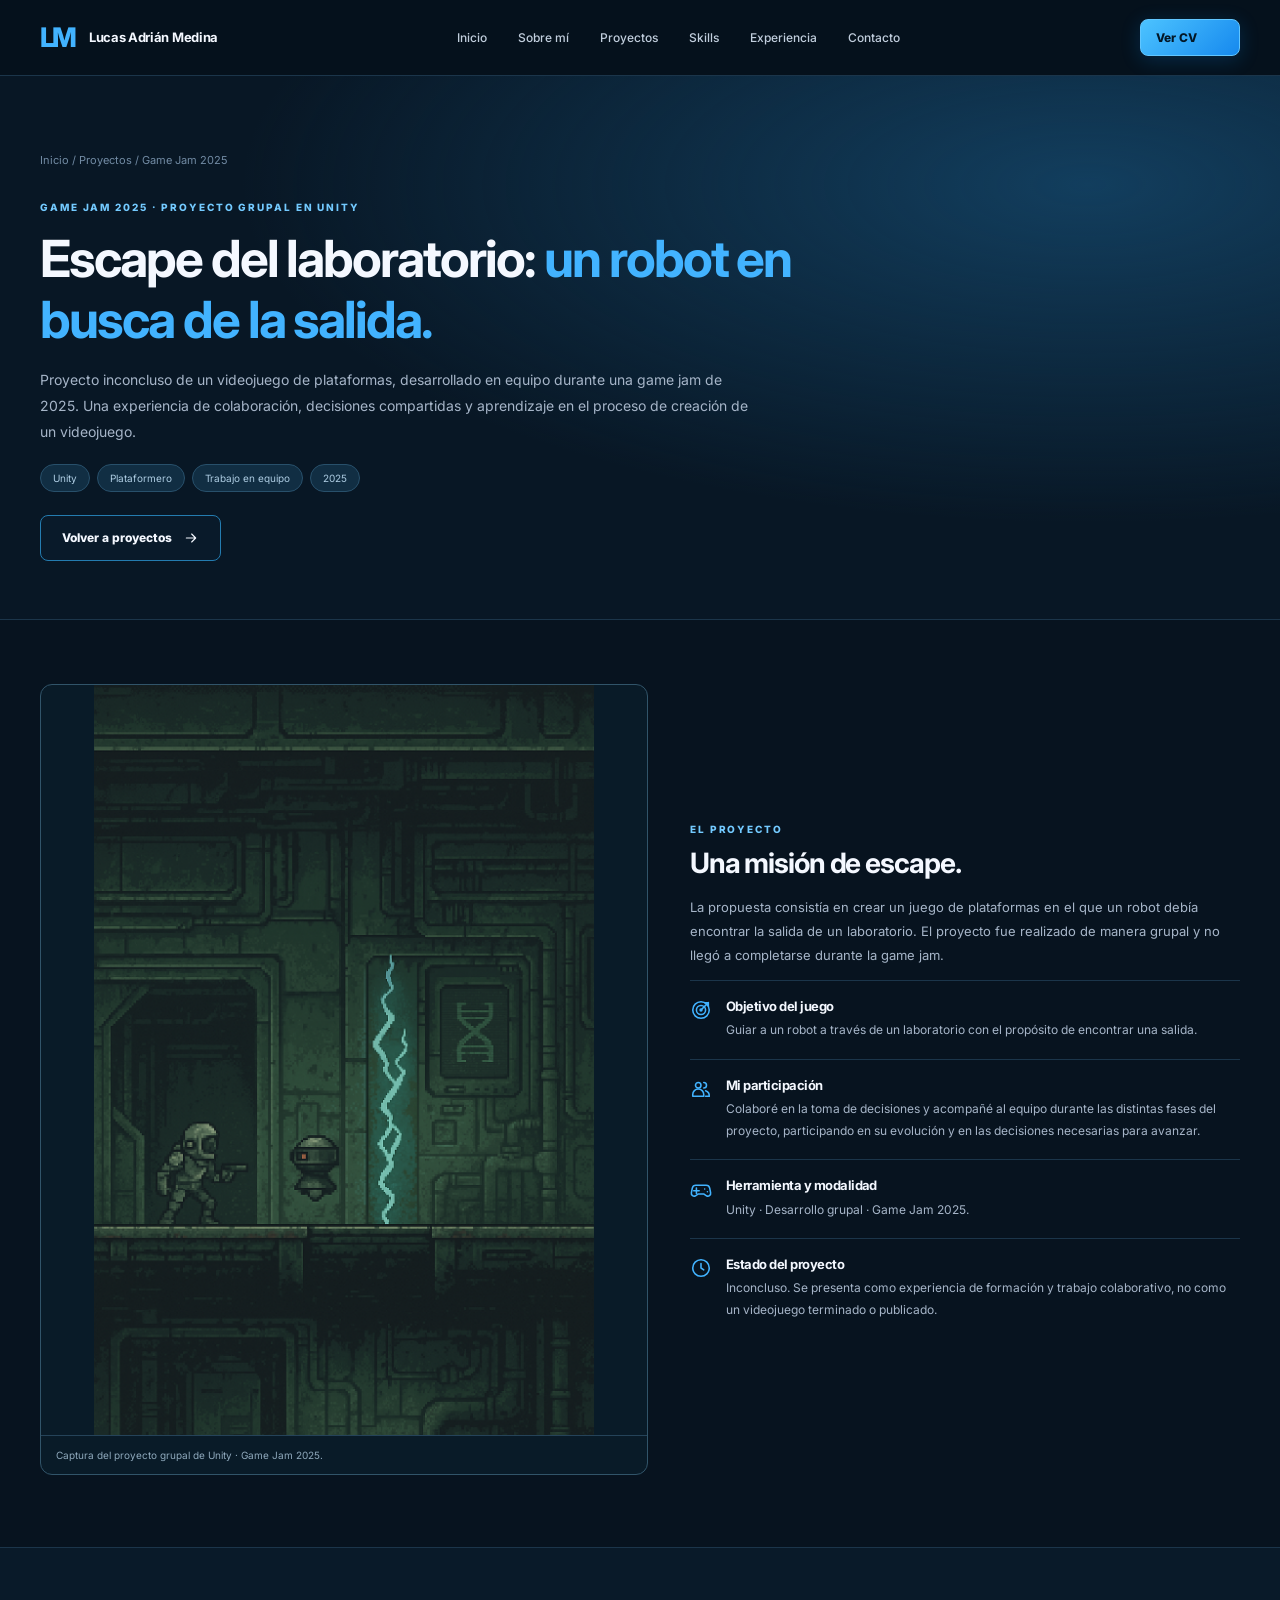
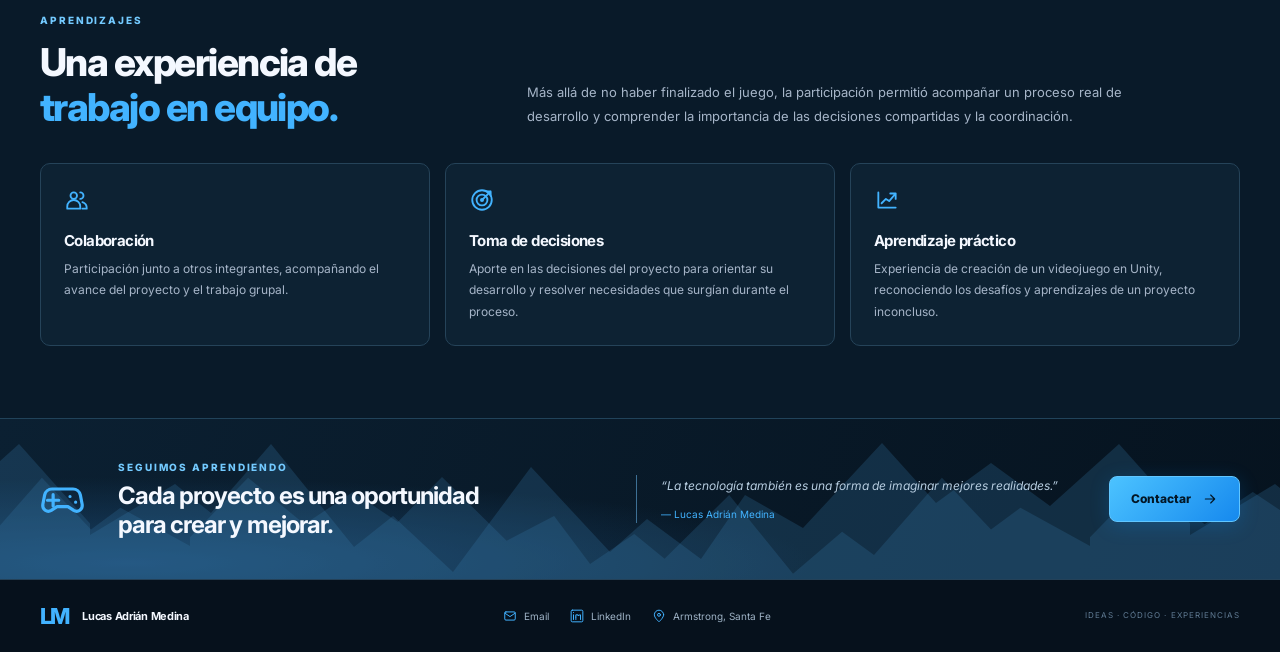
<file: proyecto-game-jam-2025.html>
<!doctype html><html lang="es-AR"><head><meta charset="utf-8"><meta name="viewport" content="width=device-width,initial-scale=1"><meta name="theme-color" content="#07131f"><link rel="icon" href="assets/favicon.svg" type="image/svg+xml"><link rel="stylesheet" href="styles.css"><meta name="description" content="Proyecto grupal de Unity en la Game Jam 2025: un plataformero sobre la huida de un robot de un laboratorio. Participación de Lucas Adrián Medina."><title>Game Jam 2025 | Escape del laboratorio — Lucas Medina</title></head><body><svg xmlns="http://www.w3.org/2000/svg" style="display:none" aria-hidden="true"><symbol id="i-arrow" viewBox="0 0 24 24" fill="none" stroke="currentColor" stroke-width="1.7" stroke-linecap="round" stroke-linejoin="round"><path d="M5 12h14m-6-6 6 6-6 6"/></symbol><symbol id="i-mail" viewBox="0 0 24 24" fill="none" stroke="currentColor" stroke-width="1.7" stroke-linecap="round" stroke-linejoin="round"><rect x="3" y="5" width="18" height="14" rx="2"/><path d="m3 7 9 6 9-6"/></symbol><symbol id="i-pin" viewBox="0 0 24 24" fill="none" stroke="currentColor" stroke-width="1.7" stroke-linecap="round" stroke-linejoin="round"><path d="M20 10c0 5-8 12-8 12S4 15 4 10a8 8 0 1 1 16 0Z"/><circle cx="12" cy="10" r="2.5"/></symbol><symbol id="i-phone" viewBox="0 0 24 24" fill="none" stroke="currentColor" stroke-width="1.7" stroke-linecap="round" stroke-linejoin="round"><path d="M22 16.9v3a2 2 0 0 1-2.2 2A19.8 19.8 0 0 1 2.1 4.2 2 2 0 0 1 4.1 2h3a2 2 0 0 1 2 1.7l.5 2.8a2 2 0 0 1-.6 1.9L7.5 9.9a16 16 0 0 0 6.6 6.6l1.5-1.5a2 2 0 0 1 1.9-.6l2.8.5a2 2 0 0 1 1.7 2Z"/></symbol><symbol id="i-linkedin" viewBox="0 0 24 24" fill="none" stroke="currentColor" stroke-width="1.7" stroke-linecap="round" stroke-linejoin="round"><rect x="2" y="2" width="20" height="20" rx="2"/><path d="M6 10v8m0-12v.1M10 18v-8h4v2a4 4 0 0 1 4-2v8m-8-4h0"/></symbol><symbol id="i-code" viewBox="0 0 24 24" fill="none" stroke="currentColor" stroke-width="1.7" stroke-linecap="round" stroke-linejoin="round"><path d="m8 4-6 8 6 8m8-16 6 8-6 8m-3-17-2 18"/></symbol><symbol id="i-game" viewBox="0 0 24 24" fill="none" stroke="currentColor" stroke-width="1.7" stroke-linecap="round" stroke-linejoin="round"><path d="M6.4 8h11.2a4 4 0 0 1 3.9 3.1l1 5.2a3 3 0 0 1-4.5 3.1l-3.1-2H9.1l-3.1 2a3 3 0 0 1-4.5-3.1l1-5.2A4 4 0 0 1 6.4 8Z"/><path d="M7 11v6m-3-3h6m6-2h.01M19 15h.01"/></symbol><symbol id="i-target" viewBox="0 0 24 24" fill="none" stroke="currentColor" stroke-width="1.7" stroke-linecap="round" stroke-linejoin="round"><circle cx="12" cy="12" r="9"/><circle cx="12" cy="12" r="5"/><circle cx="12" cy="12" r="1"/><path d="m12 12 8-8m-4 0h4v4"/></symbol><symbol id="i-growth" viewBox="0 0 24 24" fill="none" stroke="currentColor" stroke-width="1.7" stroke-linecap="round" stroke-linejoin="round"><path d="M4 19V5m0 14h16M7 15l4-4 3 2 6-7m-5 0h5v5"/></symbol><symbol id="i-spark" viewBox="0 0 24 24" fill="none" stroke="currentColor" stroke-width="1.7" stroke-linecap="round" stroke-linejoin="round"><path d="m12 3 1.9 6.1L20 11l-6.1 1.9L12 19l-1.9-6.1L4 11l6.1-1.9L12 3Zm7 14 .7 2.3L22 20l-2.3.7L19 23l-.7-2.3L16 20l2.3-.7L19 17Z"/></symbol><symbol id="i-briefcase" viewBox="0 0 24 24" fill="none" stroke="currentColor" stroke-width="1.7" stroke-linecap="round" stroke-linejoin="round"><rect x="3" y="7" width="18" height="14" rx="2"/><path d="M8 7V5a2 2 0 0 1 2-2h4a2 2 0 0 1 2 2v2M3 12a20 20 0 0 0 18 0"/></symbol><symbol id="i-graduate" viewBox="0 0 24 24" fill="none" stroke="currentColor" stroke-width="1.7" stroke-linecap="round" stroke-linejoin="round"><path d="m2 10 10-5 10 5-10 5-10-5Zm4 2v5c4 3 8 3 12 0v-5m4-2v7"/></symbol><symbol id="i-award" viewBox="0 0 24 24" fill="none" stroke="currentColor" stroke-width="1.7" stroke-linecap="round" stroke-linejoin="round"><circle cx="12" cy="8" r="5"/><path d="m9 12-2 10 5-3 5 3-2-10"/></symbol><symbol id="i-download" viewBox="0 0 24 24" fill="none" stroke="currentColor" stroke-width="1.7" stroke-linecap="round" stroke-linejoin="round"><path d="M12 3v12m-4-4 4 4 4-4M4 17v4h16v-4"/></symbol><symbol id="i-external" viewBox="0 0 24 24" fill="none" stroke="currentColor" stroke-width="1.7" stroke-linecap="round" stroke-linejoin="round"><path d="M14 3h7v7m0-7-10 10"/><path d="M21 13v7a1 1 0 0 1-1 1H4a1 1 0 0 1-1-1V4a1 1 0 0 1 1-1h7"/></symbol><symbol id="i-clock" viewBox="0 0 24 24" fill="none" stroke="currentColor" stroke-width="1.7" stroke-linecap="round" stroke-linejoin="round"><circle cx="12" cy="12" r="9"/><path d="M12 7v5l3 2"/></symbol><symbol id="i-users" viewBox="0 0 24 24" fill="none" stroke="currentColor" stroke-width="1.7" stroke-linecap="round" stroke-linejoin="round"><circle cx="9" cy="8" r="3"/><path d="M3 20v-2a6 6 0 0 1 12 0v2H3Zm12-15a3 3 0 0 1 0 6m2 3a6 6 0 0 1 4 6h-4"/></symbol><symbol id="i-chart" viewBox="0 0 24 24" fill="none" stroke="currentColor" stroke-width="1.7" stroke-linecap="round" stroke-linejoin="round"><path d="M4 20h16M6 17v-5m5 5V7m5 10v-8m4 8V4"/></symbol><symbol id="i-check" viewBox="0 0 24 24" fill="none" stroke="currentColor" stroke-width="1.7" stroke-linecap="round" stroke-linejoin="round"><path d="m4 12 5 5L20 6"/></symbol><symbol id="i-gear" viewBox="0 0 24 24" fill="none" stroke="currentColor" stroke-width="1.7" stroke-linecap="round" stroke-linejoin="round"><path d="m10 2-.5 2.1a8 8 0 0 0-2.1 1.2L5.3 4l-2 3.5 1.6 1.5a8 8 0 0 0 0 2.4L3.3 13l2 3.5 2.1-1.3a8 8 0 0 0 2.1 1.2L10 19h4l.5-2.6a8 8 0 0 0 2.1-1.2l2.1 1.3 2-3.5-1.6-1.6a8 8 0 0 0 0-2.4l1.6-1.5-2-3.5-2.1 1.3a8 8 0 0 0-2.1-1.2L14 2h-4Z"/><circle cx="12" cy="10.5" r="3"/></symbol><symbol id="i-database" viewBox="0 0 24 24" fill="none" stroke="currentColor" stroke-width="1.7" stroke-linecap="round" stroke-linejoin="round"><ellipse cx="12" cy="5" rx="9" ry="3"/><path d="M3 5v14c0 4 18 4 18 0V5M3 12c0 4 18 4 18 0"/></symbol><symbol id="i-menu" viewBox="0 0 24 24" fill="none" stroke="currentColor" stroke-width="1.7" stroke-linecap="round" stroke-linejoin="round"><path d="M4 6h16M4 12h16M4 18h16"/></symbol><symbol id="i-x" viewBox="0 0 24 24" fill="none" stroke="currentColor" stroke-width="1.7" stroke-linecap="round" stroke-linejoin="round"><path d="M5 5 19 19M19 5 5 19"/></symbol><symbol id="i-send" viewBox="0 0 24 24" fill="none" stroke="currentColor" stroke-width="1.7" stroke-linecap="round" stroke-linejoin="round"><path d="m22 2-7 20-4-9-9-4 20-7ZM22 2 11 13"/></symbol><symbol id="i-monitor" viewBox="0 0 24 24" fill="none" stroke="currentColor" stroke-width="1.7" stroke-linecap="round" stroke-linejoin="round"><rect x="2" y="3" width="20" height="15" rx="2"/><path d="M8 22h8m-4-4v4"/></symbol><symbol id="i-file" viewBox="0 0 24 24" fill="none" stroke="currentColor" stroke-width="1.7" stroke-linecap="round" stroke-linejoin="round"><path d="M6 2h9l5 5v15H6a2 2 0 0 1-2-2V4a2 2 0 0 1 2-2Zm9 0v5h5M8 12h8m-8 4h8"/></symbol></svg><a class="skip-link" href="#contenido">Saltar al contenido</a><header class="site-header">
  <div class="container nav-inner">
    <a class="brand" href="index.html#inicio" aria-label="Lucas Adrián Medina, ir al inicio"><span class="brand-mark">LM</span><span>Lucas Adrián Medina</span></a>
    <nav class="main-nav" id="main-nav" aria-label="Navegación principal">
      <a href="index.html#inicio" class="nav-link">Inicio</a>
      <a href="index.html#sobre-mi" class="nav-link">Sobre mí</a>
      <a href="index.html#proyectos" class="nav-link">Proyectos</a>
      <a href="index.html#skills" class="nav-link">Skills</a>
      <a href="index.html#experiencia" class="nav-link">Experiencia</a>
      <a href="index.html#contacto" class="nav-link">Contacto</a>
    </nav>
    <a href="cv.html" class="button button-small header-cv">Ver CV <svg class="icon" aria-hidden="true"><use href="index.html#i-file"></use></svg></a>
    <button type="button" class="menu-toggle" aria-label="Abrir menú" aria-controls="main-nav" aria-expanded="false"><svg class="icon" aria-hidden="true"><use href="index.html#i-menu"></use></svg></button>
  </div>
</header>
<main id="contenido">
  <section class="subpage-hero">
    <div class="container">
      <div class="breadcrumb"><a href="index.html">Inicio</a> / <a href="index.html#proyectos">Proyectos</a> / Game Jam 2025</div>
      <span class="eyebrow">GAME JAM 2025 · PROYECTO GRUPAL EN UNITY</span>
      <h1>Escape del laboratorio: <span>un robot en busca de la salida.</span></h1>
      <p>Proyecto inconcluso de un videojuego de plataformas, desarrollado en equipo durante una game jam de 2025. Una experiencia de colaboración, decisiones compartidas y aprendizaje en el proceso de creación de un videojuego.</p>
      <div class="pill-row"><span>Unity</span><span>Plataformero</span><span>Trabajo en equipo</span><span>2025</span></div>
      <a class="button button-outline" href="index.html#proyectos">Volver a proyectos <svg class="icon" aria-hidden="true"><use href="#i-arrow"></use></svg></a>
    </div>
  </section>
  <section class="section">
    <div class="container jam-layout">
      <figure class="jam-image-frame">
        <img src="assets/game-jam-2025.png" alt="Captura del proyecto de la game jam: un robot en un laboratorio industrial pixel art, frente a una barrera luminosa y una terminal." width="1024" height="1536">
        <figcaption>Captura del proyecto grupal de Unity · Game Jam 2025.</figcaption>
      </figure>
      <div class="jam-details">
        <span class="eyebrow">EL PROYECTO</span>
        <h2>Una misión de escape.</h2>
        <p>La propuesta consistía en crear un juego de plataformas en el que un robot debía encontrar la salida de un laboratorio. El proyecto fue realizado de manera grupal y no llegó a completarse durante la game jam.</p>
        <div class="jam-detail"><svg class="icon" aria-hidden="true"><use href="#i-target"></use></svg><div><h3>Objetivo del juego</h3><p>Guiar a un robot a través de un laboratorio con el propósito de encontrar una salida.</p></div></div>
        <div class="jam-detail"><svg class="icon" aria-hidden="true"><use href="#i-users"></use></svg><div><h3>Mi participación</h3><p>Colaboré en la toma de decisiones y acompañé al equipo durante las distintas fases del proyecto, participando en su evolución y en las decisiones necesarias para avanzar.</p></div></div>
        <div class="jam-detail"><svg class="icon" aria-hidden="true"><use href="#i-game"></use></svg><div><h3>Herramienta y modalidad</h3><p>Unity · Desarrollo grupal · Game Jam 2025.</p></div></div>
        <div class="jam-detail"><svg class="icon" aria-hidden="true"><use href="#i-clock"></use></svg><div><h3>Estado del proyecto</h3><p>Inconcluso. Se presenta como experiencia de formación y trabajo colaborativo, no como un videojuego terminado o publicado.</p></div></div>
      </div>
    </div>
  </section>
  <section class="section section-alt border-top">
    <div class="container">
      <div class="section-heading"><div><span class="eyebrow">APRENDIZAJES</span><h2>Una experiencia de <span>trabajo en equipo.</span></h2></div><p>Más allá de no haber finalizado el juego, la participación permitió acompañar un proceso real de desarrollo y comprender la importancia de las decisiones compartidas y la coordinación.</p></div>
      <div class="jam-result">
        <article><svg class="icon" aria-hidden="true"><use href="#i-users"></use></svg><h3>Colaboración</h3><p>Participación junto a otros integrantes, acompañando el avance del proyecto y el trabajo grupal.</p></article>
        <article><svg class="icon" aria-hidden="true"><use href="#i-target"></use></svg><h3>Toma de decisiones</h3><p>Aporte en las decisiones del proyecto para orientar su desarrollo y resolver necesidades que surgían durante el proceso.</p></article>
        <article><svg class="icon" aria-hidden="true"><use href="#i-growth"></use></svg><h3>Aprendizaje práctico</h3><p>Experiencia de creación de un videojuego en Unity, reconociendo los desafíos y aprendizajes de un proyecto inconcluso.</p></article>
      </div>
      
    </div>
  </section>
  <section class="closing-banner"><div class="container closing-inner"><div class="closing-symbol"><svg class="icon" aria-hidden="true"><use href="#i-game"></use></svg></div><div><span class="eyebrow">SEGUIMOS APRENDIENDO</span><h2>Cada proyecto es una oportunidad <br>para crear y mejorar.</h2></div><blockquote>“La tecnología también es una forma de imaginar mejores realidades.”<cite>— Lucas Adrián Medina</cite></blockquote><a class="button" href="index.html#contacto">Contactar <svg class="icon" aria-hidden="true"><use href="#i-arrow"></use></svg></a></div></section>
</main><footer class="site-footer"><div class="container footer-inner"><a class="brand" href="index.html#inicio"><span class="brand-mark">LM</span><span>Lucas Adrián Medina</span></a><div class="footer-links"><a href="mailto:lucas1medina2@gmail.com"><svg class="icon" aria-hidden="true"><use href="#i-mail"></use></svg> Email</a><a href="https://www.linkedin.com/in/lucas-medina-967249ba" target="_blank" rel="noopener noreferrer"><svg class="icon" aria-hidden="true"><use href="#i-linkedin"></use></svg> LinkedIn</a><span><svg class="icon" aria-hidden="true"><use href="#i-pin"></use></svg> Armstrong, Santa Fe</span></div><span class="footer-motto">IDEAS · CÓDIGO · EXPERIENCIAS</span></div></footer><script src="script.js" defer></script></body></html>
</file>
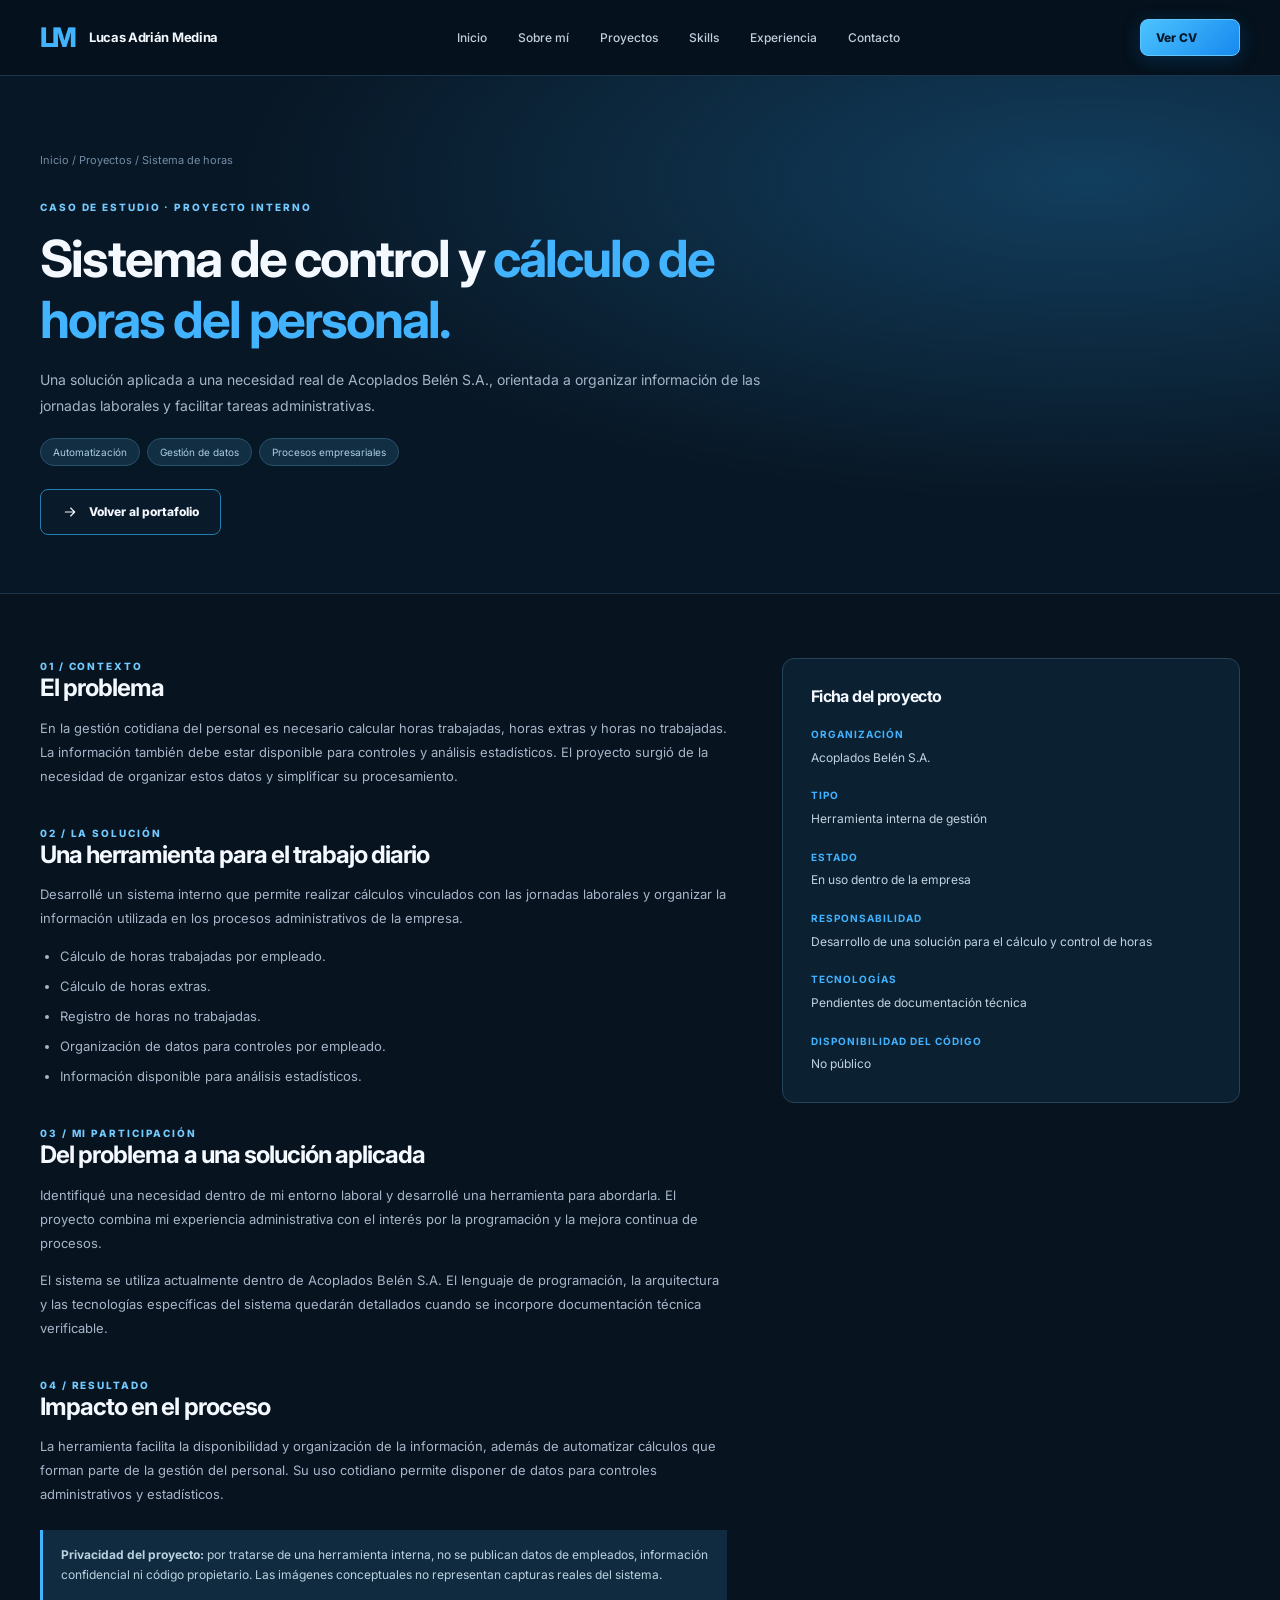
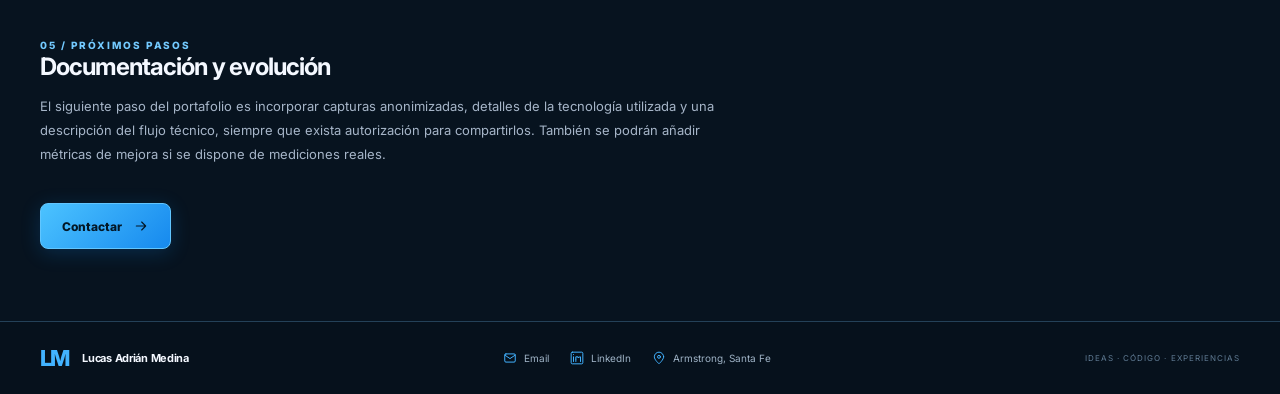
<file: proyecto-horas.html>
<!doctype html><html lang="es-AR"><head><meta charset="utf-8"><meta name="viewport" content="width=device-width,initial-scale=1"><meta name="theme-color" content="#07131f"><link rel="icon" href="assets/favicon.svg" type="image/svg+xml"><link rel="stylesheet" href="styles.css"><meta name="description" content="Caso de estudio del sistema interno de control de horas desarrollado por Lucas Adrián Medina."><title>Sistema de control de horas | Lucas Medina</title></head><body><svg xmlns="http://www.w3.org/2000/svg" style="display:none" aria-hidden="true"><symbol id="i-arrow" viewBox="0 0 24 24" fill="none" stroke="currentColor" stroke-width="1.7" stroke-linecap="round" stroke-linejoin="round"><path d="M5 12h14m-6-6 6 6-6 6"/></symbol><symbol id="i-mail" viewBox="0 0 24 24" fill="none" stroke="currentColor" stroke-width="1.7" stroke-linecap="round" stroke-linejoin="round"><rect x="3" y="5" width="18" height="14" rx="2"/><path d="m3 7 9 6 9-6"/></symbol><symbol id="i-pin" viewBox="0 0 24 24" fill="none" stroke="currentColor" stroke-width="1.7" stroke-linecap="round" stroke-linejoin="round"><path d="M20 10c0 5-8 12-8 12S4 15 4 10a8 8 0 1 1 16 0Z"/><circle cx="12" cy="10" r="2.5"/></symbol><symbol id="i-phone" viewBox="0 0 24 24" fill="none" stroke="currentColor" stroke-width="1.7" stroke-linecap="round" stroke-linejoin="round"><path d="M22 16.9v3a2 2 0 0 1-2.2 2A19.8 19.8 0 0 1 2.1 4.2 2 2 0 0 1 4.1 2h3a2 2 0 0 1 2 1.7l.5 2.8a2 2 0 0 1-.6 1.9L7.5 9.9a16 16 0 0 0 6.6 6.6l1.5-1.5a2 2 0 0 1 1.9-.6l2.8.5a2 2 0 0 1 1.7 2Z"/></symbol><symbol id="i-linkedin" viewBox="0 0 24 24" fill="none" stroke="currentColor" stroke-width="1.7" stroke-linecap="round" stroke-linejoin="round"><rect x="2" y="2" width="20" height="20" rx="2"/><path d="M6 10v8m0-12v.1M10 18v-8h4v2a4 4 0 0 1 4-2v8m-8-4h0"/></symbol><symbol id="i-code" viewBox="0 0 24 24" fill="none" stroke="currentColor" stroke-width="1.7" stroke-linecap="round" stroke-linejoin="round"><path d="m8 4-6 8 6 8m8-16 6 8-6 8m-3-17-2 18"/></symbol><symbol id="i-game" viewBox="0 0 24 24" fill="none" stroke="currentColor" stroke-width="1.7" stroke-linecap="round" stroke-linejoin="round"><path d="M6.4 8h11.2a4 4 0 0 1 3.9 3.1l1 5.2a3 3 0 0 1-4.5 3.1l-3.1-2H9.1l-3.1 2a3 3 0 0 1-4.5-3.1l1-5.2A4 4 0 0 1 6.4 8Z"/><path d="M7 11v6m-3-3h6m6-2h.01M19 15h.01"/></symbol><symbol id="i-target" viewBox="0 0 24 24" fill="none" stroke="currentColor" stroke-width="1.7" stroke-linecap="round" stroke-linejoin="round"><circle cx="12" cy="12" r="9"/><circle cx="12" cy="12" r="5"/><circle cx="12" cy="12" r="1"/><path d="m12 12 8-8m-4 0h4v4"/></symbol><symbol id="i-growth" viewBox="0 0 24 24" fill="none" stroke="currentColor" stroke-width="1.7" stroke-linecap="round" stroke-linejoin="round"><path d="M4 19V5m0 14h16M7 15l4-4 3 2 6-7m-5 0h5v5"/></symbol><symbol id="i-spark" viewBox="0 0 24 24" fill="none" stroke="currentColor" stroke-width="1.7" stroke-linecap="round" stroke-linejoin="round"><path d="m12 3 1.9 6.1L20 11l-6.1 1.9L12 19l-1.9-6.1L4 11l6.1-1.9L12 3Zm7 14 .7 2.3L22 20l-2.3.7L19 23l-.7-2.3L16 20l2.3-.7L19 17Z"/></symbol><symbol id="i-briefcase" viewBox="0 0 24 24" fill="none" stroke="currentColor" stroke-width="1.7" stroke-linecap="round" stroke-linejoin="round"><rect x="3" y="7" width="18" height="14" rx="2"/><path d="M8 7V5a2 2 0 0 1 2-2h4a2 2 0 0 1 2 2v2M3 12a20 20 0 0 0 18 0"/></symbol><symbol id="i-graduate" viewBox="0 0 24 24" fill="none" stroke="currentColor" stroke-width="1.7" stroke-linecap="round" stroke-linejoin="round"><path d="m2 10 10-5 10 5-10 5-10-5Zm4 2v5c4 3 8 3 12 0v-5m4-2v7"/></symbol><symbol id="i-award" viewBox="0 0 24 24" fill="none" stroke="currentColor" stroke-width="1.7" stroke-linecap="round" stroke-linejoin="round"><circle cx="12" cy="8" r="5"/><path d="m9 12-2 10 5-3 5 3-2-10"/></symbol><symbol id="i-download" viewBox="0 0 24 24" fill="none" stroke="currentColor" stroke-width="1.7" stroke-linecap="round" stroke-linejoin="round"><path d="M12 3v12m-4-4 4 4 4-4M4 17v4h16v-4"/></symbol><symbol id="i-external" viewBox="0 0 24 24" fill="none" stroke="currentColor" stroke-width="1.7" stroke-linecap="round" stroke-linejoin="round"><path d="M14 3h7v7m0-7-10 10"/><path d="M21 13v7a1 1 0 0 1-1 1H4a1 1 0 0 1-1-1V4a1 1 0 0 1 1-1h7"/></symbol><symbol id="i-clock" viewBox="0 0 24 24" fill="none" stroke="currentColor" stroke-width="1.7" stroke-linecap="round" stroke-linejoin="round"><circle cx="12" cy="12" r="9"/><path d="M12 7v5l3 2"/></symbol><symbol id="i-users" viewBox="0 0 24 24" fill="none" stroke="currentColor" stroke-width="1.7" stroke-linecap="round" stroke-linejoin="round"><circle cx="9" cy="8" r="3"/><path d="M3 20v-2a6 6 0 0 1 12 0v2H3Zm12-15a3 3 0 0 1 0 6m2 3a6 6 0 0 1 4 6h-4"/></symbol><symbol id="i-chart" viewBox="0 0 24 24" fill="none" stroke="currentColor" stroke-width="1.7" stroke-linecap="round" stroke-linejoin="round"><path d="M4 20h16M6 17v-5m5 5V7m5 10v-8m4 8V4"/></symbol><symbol id="i-check" viewBox="0 0 24 24" fill="none" stroke="currentColor" stroke-width="1.7" stroke-linecap="round" stroke-linejoin="round"><path d="m4 12 5 5L20 6"/></symbol><symbol id="i-gear" viewBox="0 0 24 24" fill="none" stroke="currentColor" stroke-width="1.7" stroke-linecap="round" stroke-linejoin="round"><path d="m10 2-.5 2.1a8 8 0 0 0-2.1 1.2L5.3 4l-2 3.5 1.6 1.5a8 8 0 0 0 0 2.4L3.3 13l2 3.5 2.1-1.3a8 8 0 0 0 2.1 1.2L10 19h4l.5-2.6a8 8 0 0 0 2.1-1.2l2.1 1.3 2-3.5-1.6-1.6a8 8 0 0 0 0-2.4l1.6-1.5-2-3.5-2.1 1.3a8 8 0 0 0-2.1-1.2L14 2h-4Z"/><circle cx="12" cy="10.5" r="3"/></symbol><symbol id="i-database" viewBox="0 0 24 24" fill="none" stroke="currentColor" stroke-width="1.7" stroke-linecap="round" stroke-linejoin="round"><ellipse cx="12" cy="5" rx="9" ry="3"/><path d="M3 5v14c0 4 18 4 18 0V5M3 12c0 4 18 4 18 0"/></symbol><symbol id="i-menu" viewBox="0 0 24 24" fill="none" stroke="currentColor" stroke-width="1.7" stroke-linecap="round" stroke-linejoin="round"><path d="M4 6h16M4 12h16M4 18h16"/></symbol><symbol id="i-x" viewBox="0 0 24 24" fill="none" stroke="currentColor" stroke-width="1.7" stroke-linecap="round" stroke-linejoin="round"><path d="M5 5 19 19M19 5 5 19"/></symbol><symbol id="i-send" viewBox="0 0 24 24" fill="none" stroke="currentColor" stroke-width="1.7" stroke-linecap="round" stroke-linejoin="round"><path d="m22 2-7 20-4-9-9-4 20-7ZM22 2 11 13"/></symbol><symbol id="i-monitor" viewBox="0 0 24 24" fill="none" stroke="currentColor" stroke-width="1.7" stroke-linecap="round" stroke-linejoin="round"><rect x="2" y="3" width="20" height="15" rx="2"/><path d="M8 22h8m-4-4v4"/></symbol><symbol id="i-file" viewBox="0 0 24 24" fill="none" stroke="currentColor" stroke-width="1.7" stroke-linecap="round" stroke-linejoin="round"><path d="M6 2h9l5 5v15H6a2 2 0 0 1-2-2V4a2 2 0 0 1 2-2Zm9 0v5h5M8 12h8m-8 4h8"/></symbol></svg><a class="skip-link" href="#contenido">Saltar al contenido</a><header class="site-header">
  <div class="container nav-inner">
    <a class="brand" href="index.html#inicio" aria-label="Lucas Adrián Medina, ir al inicio"><span class="brand-mark">LM</span><span>Lucas Adrián Medina</span></a>
    <nav class="main-nav" id="main-nav" aria-label="Navegación principal">
      <a href="index.html#inicio" class="nav-link">Inicio</a>
      <a href="index.html#sobre-mi" class="nav-link">Sobre mí</a>
      <a href="index.html#proyectos" class="nav-link">Proyectos</a>
      <a href="index.html#skills" class="nav-link">Skills</a>
      <a href="index.html#experiencia" class="nav-link">Experiencia</a>
      <a href="index.html#contacto" class="nav-link">Contacto</a>
    </nav>
    <a href="cv.html" class="button button-small header-cv">Ver CV <svg class="icon" aria-hidden="true"><use href="index.html#i-file"></use></svg></a>
    <button type="button" class="menu-toggle" aria-label="Abrir menú" aria-controls="main-nav" aria-expanded="false"><svg class="icon" aria-hidden="true"><use href="index.html#i-menu"></use></svg></button>
  </div>
</header>
<main id="contenido">
<section class="subpage-hero"><div class="container"><div class="breadcrumb"><a href="index.html">Inicio</a> / <a href="index.html#proyectos">Proyectos</a> / Sistema de horas</div><span class="eyebrow">CASO DE ESTUDIO · PROYECTO INTERNO</span><h1>Sistema de control y <span>cálculo de horas del personal.</span></h1><p>Una solución aplicada a una necesidad real de Acoplados Belén S.A., orientada a organizar información de las jornadas laborales y facilitar tareas administrativas.</p><div class="pill-row"><span>Automatización</span><span>Gestión de datos</span><span>Procesos empresariales</span></div><a class="button button-outline" href="index.html#proyectos"><svg class="icon" aria-hidden="true"><use href="#i-arrow"></use></svg> Volver al portafolio</a></div></section>
<section class="section"><div class="container case-grid"><div>
<div class="case-section"><span class="eyebrow">01 / CONTEXTO</span><h2>El problema</h2><p>En la gestión cotidiana del personal es necesario calcular horas trabajadas, horas extras y horas no trabajadas. La información también debe estar disponible para controles y análisis estadísticos. El proyecto surgió de la necesidad de organizar estos datos y simplificar su procesamiento.</p></div>
<div class="case-section"><span class="eyebrow">02 / LA SOLUCIÓN</span><h2>Una herramienta para el trabajo diario</h2><p>Desarrollé un sistema interno que permite realizar cálculos vinculados con las jornadas laborales y organizar la información utilizada en los procesos administrativos de la empresa.</p><ul><li>Cálculo de horas trabajadas por empleado.</li><li>Cálculo de horas extras.</li><li>Registro de horas no trabajadas.</li><li>Organización de datos para controles por empleado.</li><li>Información disponible para análisis estadísticos.</li></ul></div>
<div class="case-section"><span class="eyebrow">03 / MI PARTICIPACIÓN</span><h2>Del problema a una solución aplicada</h2><p>Identifiqué una necesidad dentro de mi entorno laboral y desarrollé una herramienta para abordarla. El proyecto combina mi experiencia administrativa con el interés por la programación y la mejora continua de procesos.</p><p>El sistema se utiliza actualmente dentro de Acoplados Belén S.A. El lenguaje de programación, la arquitectura y las tecnologías específicas del sistema quedarán detallados cuando se incorpore documentación técnica verificable.</p></div>
<div class="case-section"><span class="eyebrow">04 / RESULTADO</span><h2>Impacto en el proceso</h2><p>La herramienta facilita la disponibilidad y organización de la información, además de automatizar cálculos que forman parte de la gestión del personal. Su uso cotidiano permite disponer de datos para controles administrativos y estadísticos.</p><div class="case-notice"><strong>Privacidad del proyecto:</strong> por tratarse de una herramienta interna, no se publican datos de empleados, información confidencial ni código propietario. Las imágenes conceptuales no representan capturas reales del sistema.</div></div>
<div class="case-section"><span class="eyebrow">05 / PRÓXIMOS PASOS</span><h2>Documentación y evolución</h2><p>El siguiente paso del portafolio es incorporar capturas anonimizadas, detalles de la tecnología utilizada y una descripción del flujo técnico, siempre que exista autorización para compartirlos. También se podrán añadir métricas de mejora si se dispone de mediciones reales.</p></div>
<a href="index.html#contacto" class="button">Contactar <svg class="icon" aria-hidden="true"><use href="#i-arrow"></use></svg></a>
</div><aside class="case-aside"><h3>Ficha del proyecto</h3><dl><dt>Organización</dt><dd>Acoplados Belén S.A.</dd><dt>Tipo</dt><dd>Herramienta interna de gestión</dd><dt>Estado</dt><dd>En uso dentro de la empresa</dd><dt>Responsabilidad</dt><dd>Desarrollo de una solución para el cálculo y control de horas</dd><dt>Tecnologías</dt><dd>Pendientes de documentación técnica</dd><dt>Disponibilidad del código</dt><dd>No público</dd></dl></aside></div></section>
</main><footer class="site-footer"><div class="container footer-inner"><a class="brand" href="index.html#inicio"><span class="brand-mark">LM</span><span>Lucas Adrián Medina</span></a><div class="footer-links"><a href="mailto:lucas1medina2@gmail.com"><svg class="icon" aria-hidden="true"><use href="#i-mail"></use></svg> Email</a><a href="https://www.linkedin.com/in/lucas-medina-967249ba" target="_blank" rel="noopener noreferrer"><svg class="icon" aria-hidden="true"><use href="#i-linkedin"></use></svg> LinkedIn</a><span><svg class="icon" aria-hidden="true"><use href="#i-pin"></use></svg> Armstrong, Santa Fe</span></div><span class="footer-motto">IDEAS · CÓDIGO · EXPERIENCIAS</span></div></footer><script src="script.js" defer></script></body></html>
</file>
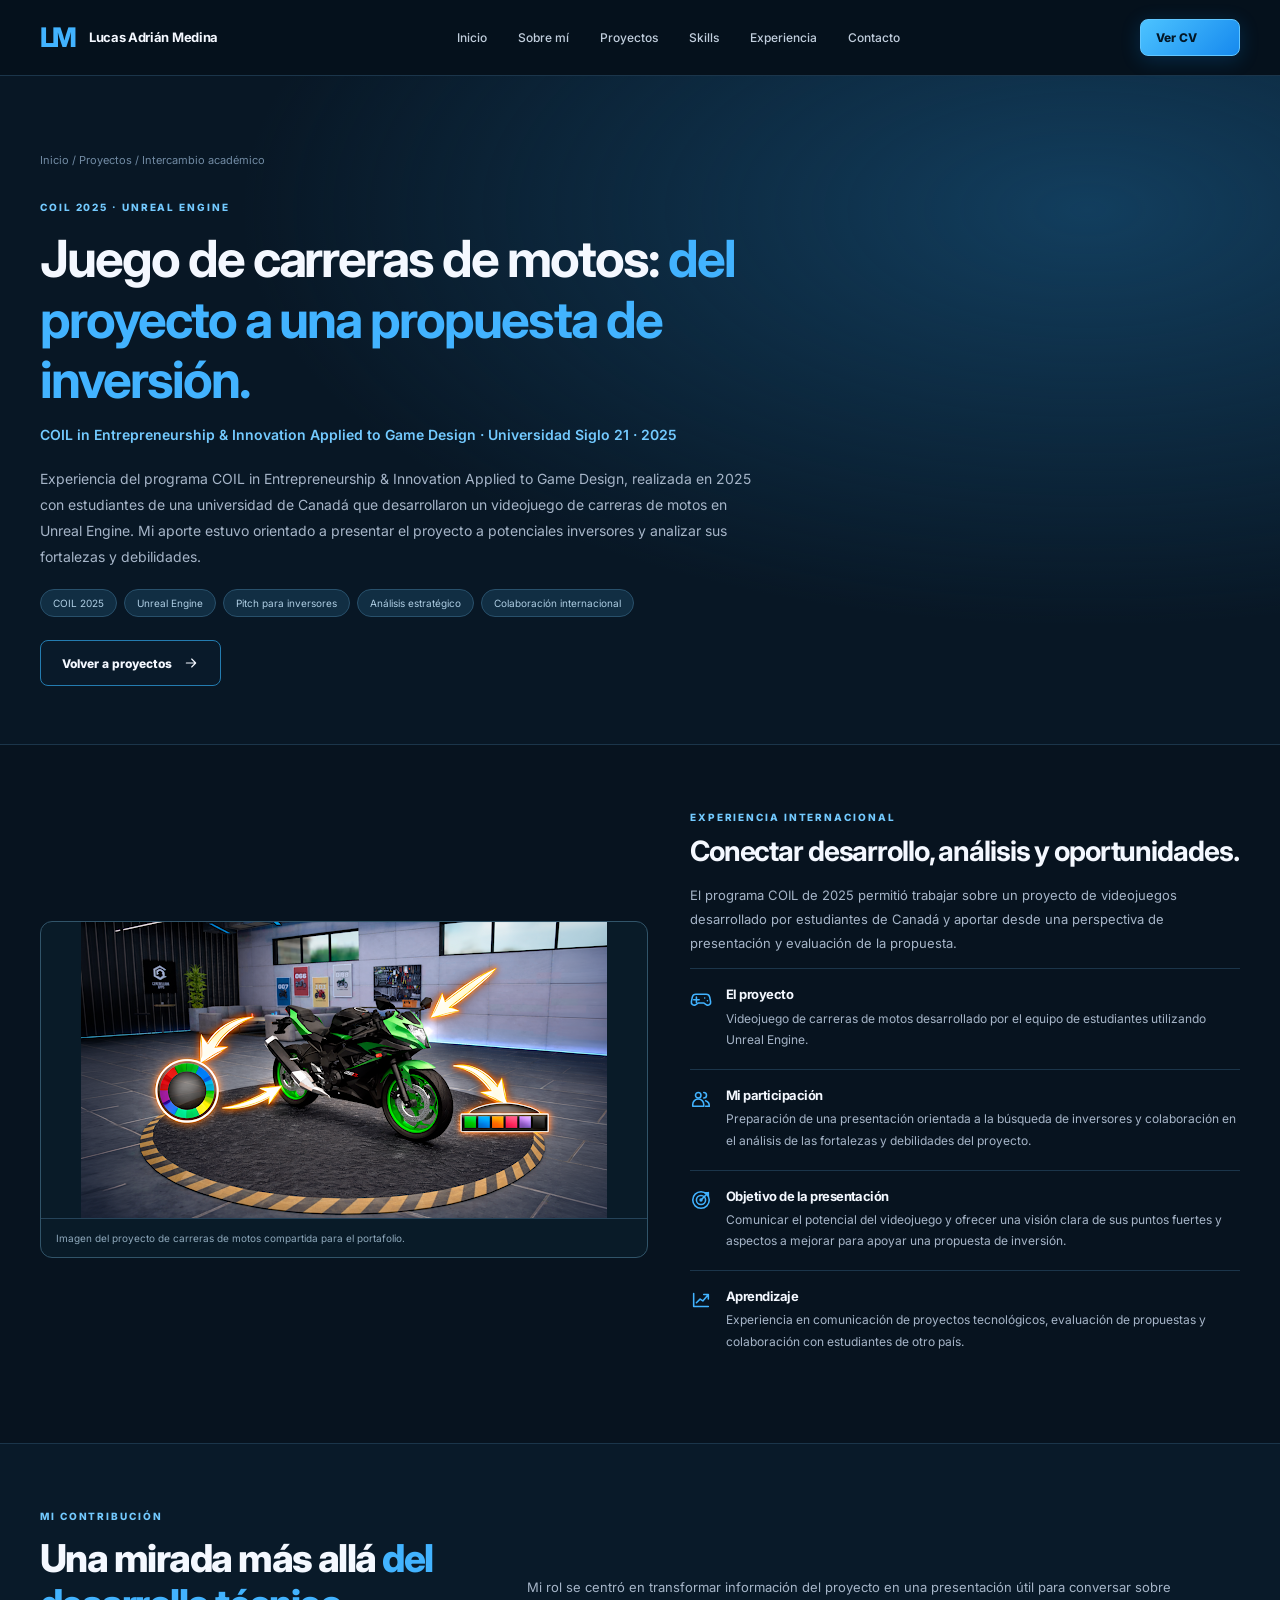
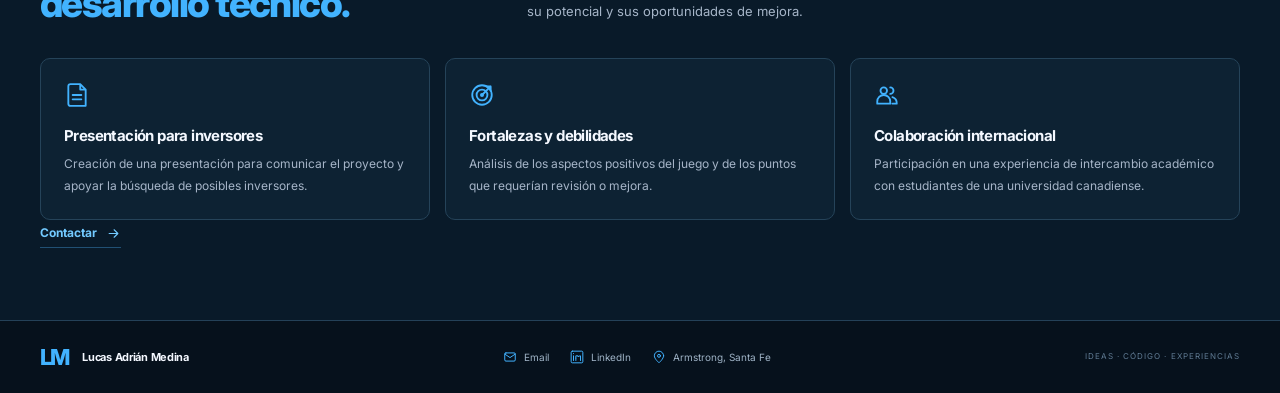
<file: proyecto-intercambio-motos.html>
<!doctype html><html lang="es-AR"><head><meta charset="utf-8"><meta name="viewport" content="width=device-width,initial-scale=1"><meta name="theme-color" content="#07131f"><link rel="icon" href="assets/favicon.svg" type="image/svg+xml"><link rel="stylesheet" href="styles.css"><meta name="description" content="COIL in Entrepreneurship &amp; Innovation Applied to Game Design, intercambio académico 2025 de Lucas Adrián Medina con estudiantes de Canadá: presentación para inversores y análisis de un juego de carreras de motos en Unreal Engine."><title>COIL 2025 — Carreras de motos | Lucas Medina</title></head><body><svg xmlns="http://www.w3.org/2000/svg" style="display:none" aria-hidden="true"><symbol id="i-arrow" viewBox="0 0 24 24" fill="none" stroke="currentColor" stroke-width="1.7" stroke-linecap="round" stroke-linejoin="round"><path d="M5 12h14m-6-6 6 6-6 6"/></symbol><symbol id="i-mail" viewBox="0 0 24 24" fill="none" stroke="currentColor" stroke-width="1.7" stroke-linecap="round" stroke-linejoin="round"><rect x="3" y="5" width="18" height="14" rx="2"/><path d="m3 7 9 6 9-6"/></symbol><symbol id="i-pin" viewBox="0 0 24 24" fill="none" stroke="currentColor" stroke-width="1.7" stroke-linecap="round" stroke-linejoin="round"><path d="M20 10c0 5-8 12-8 12S4 15 4 10a8 8 0 1 1 16 0Z"/><circle cx="12" cy="10" r="2.5"/></symbol><symbol id="i-phone" viewBox="0 0 24 24" fill="none" stroke="currentColor" stroke-width="1.7" stroke-linecap="round" stroke-linejoin="round"><path d="M22 16.9v3a2 2 0 0 1-2.2 2A19.8 19.8 0 0 1 2.1 4.2 2 2 0 0 1 4.1 2h3a2 2 0 0 1 2 1.7l.5 2.8a2 2 0 0 1-.6 1.9L7.5 9.9a16 16 0 0 0 6.6 6.6l1.5-1.5a2 2 0 0 1 1.9-.6l2.8.5a2 2 0 0 1 1.7 2Z"/></symbol><symbol id="i-linkedin" viewBox="0 0 24 24" fill="none" stroke="currentColor" stroke-width="1.7" stroke-linecap="round" stroke-linejoin="round"><rect x="2" y="2" width="20" height="20" rx="2"/><path d="M6 10v8m0-12v.1M10 18v-8h4v2a4 4 0 0 1 4-2v8m-8-4h0"/></symbol><symbol id="i-code" viewBox="0 0 24 24" fill="none" stroke="currentColor" stroke-width="1.7" stroke-linecap="round" stroke-linejoin="round"><path d="m8 4-6 8 6 8m8-16 6 8-6 8m-3-17-2 18"/></symbol><symbol id="i-game" viewBox="0 0 24 24" fill="none" stroke="currentColor" stroke-width="1.7" stroke-linecap="round" stroke-linejoin="round"><path d="M6.4 8h11.2a4 4 0 0 1 3.9 3.1l1 5.2a3 3 0 0 1-4.5 3.1l-3.1-2H9.1l-3.1 2a3 3 0 0 1-4.5-3.1l1-5.2A4 4 0 0 1 6.4 8Z"/><path d="M7 11v6m-3-3h6m6-2h.01M19 15h.01"/></symbol><symbol id="i-target" viewBox="0 0 24 24" fill="none" stroke="currentColor" stroke-width="1.7" stroke-linecap="round" stroke-linejoin="round"><circle cx="12" cy="12" r="9"/><circle cx="12" cy="12" r="5"/><circle cx="12" cy="12" r="1"/><path d="m12 12 8-8m-4 0h4v4"/></symbol><symbol id="i-growth" viewBox="0 0 24 24" fill="none" stroke="currentColor" stroke-width="1.7" stroke-linecap="round" stroke-linejoin="round"><path d="M4 19V5m0 14h16M7 15l4-4 3 2 6-7m-5 0h5v5"/></symbol><symbol id="i-spark" viewBox="0 0 24 24" fill="none" stroke="currentColor" stroke-width="1.7" stroke-linecap="round" stroke-linejoin="round"><path d="m12 3 1.9 6.1L20 11l-6.1 1.9L12 19l-1.9-6.1L4 11l6.1-1.9L12 3Zm7 14 .7 2.3L22 20l-2.3.7L19 23l-.7-2.3L16 20l2.3-.7L19 17Z"/></symbol><symbol id="i-briefcase" viewBox="0 0 24 24" fill="none" stroke="currentColor" stroke-width="1.7" stroke-linecap="round" stroke-linejoin="round"><rect x="3" y="7" width="18" height="14" rx="2"/><path d="M8 7V5a2 2 0 0 1 2-2h4a2 2 0 0 1 2 2v2M3 12a20 20 0 0 0 18 0"/></symbol><symbol id="i-graduate" viewBox="0 0 24 24" fill="none" stroke="currentColor" stroke-width="1.7" stroke-linecap="round" stroke-linejoin="round"><path d="m2 10 10-5 10 5-10 5-10-5Zm4 2v5c4 3 8 3 12 0v-5m4-2v7"/></symbol><symbol id="i-award" viewBox="0 0 24 24" fill="none" stroke="currentColor" stroke-width="1.7" stroke-linecap="round" stroke-linejoin="round"><circle cx="12" cy="8" r="5"/><path d="m9 12-2 10 5-3 5 3-2-10"/></symbol><symbol id="i-download" viewBox="0 0 24 24" fill="none" stroke="currentColor" stroke-width="1.7" stroke-linecap="round" stroke-linejoin="round"><path d="M12 3v12m-4-4 4 4 4-4M4 17v4h16v-4"/></symbol><symbol id="i-external" viewBox="0 0 24 24" fill="none" stroke="currentColor" stroke-width="1.7" stroke-linecap="round" stroke-linejoin="round"><path d="M14 3h7v7m0-7-10 10"/><path d="M21 13v7a1 1 0 0 1-1 1H4a1 1 0 0 1-1-1V4a1 1 0 0 1 1-1h7"/></symbol><symbol id="i-clock" viewBox="0 0 24 24" fill="none" stroke="currentColor" stroke-width="1.7" stroke-linecap="round" stroke-linejoin="round"><circle cx="12" cy="12" r="9"/><path d="M12 7v5l3 2"/></symbol><symbol id="i-users" viewBox="0 0 24 24" fill="none" stroke="currentColor" stroke-width="1.7" stroke-linecap="round" stroke-linejoin="round"><circle cx="9" cy="8" r="3"/><path d="M3 20v-2a6 6 0 0 1 12 0v2H3Zm12-15a3 3 0 0 1 0 6m2 3a6 6 0 0 1 4 6h-4"/></symbol><symbol id="i-chart" viewBox="0 0 24 24" fill="none" stroke="currentColor" stroke-width="1.7" stroke-linecap="round" stroke-linejoin="round"><path d="M4 20h16M6 17v-5m5 5V7m5 10v-8m4 8V4"/></symbol><symbol id="i-check" viewBox="0 0 24 24" fill="none" stroke="currentColor" stroke-width="1.7" stroke-linecap="round" stroke-linejoin="round"><path d="m4 12 5 5L20 6"/></symbol><symbol id="i-gear" viewBox="0 0 24 24" fill="none" stroke="currentColor" stroke-width="1.7" stroke-linecap="round" stroke-linejoin="round"><path d="m10 2-.5 2.1a8 8 0 0 0-2.1 1.2L5.3 4l-2 3.5 1.6 1.5a8 8 0 0 0 0 2.4L3.3 13l2 3.5 2.1-1.3a8 8 0 0 0 2.1 1.2L10 19h4l.5-2.6a8 8 0 0 0 2.1-1.2l2.1 1.3 2-3.5-1.6-1.6a8 8 0 0 0 0-2.4l1.6-1.5-2-3.5-2.1 1.3a8 8 0 0 0-2.1-1.2L14 2h-4Z"/><circle cx="12" cy="10.5" r="3"/></symbol><symbol id="i-database" viewBox="0 0 24 24" fill="none" stroke="currentColor" stroke-width="1.7" stroke-linecap="round" stroke-linejoin="round"><ellipse cx="12" cy="5" rx="9" ry="3"/><path d="M3 5v14c0 4 18 4 18 0V5M3 12c0 4 18 4 18 0"/></symbol><symbol id="i-menu" viewBox="0 0 24 24" fill="none" stroke="currentColor" stroke-width="1.7" stroke-linecap="round" stroke-linejoin="round"><path d="M4 6h16M4 12h16M4 18h16"/></symbol><symbol id="i-x" viewBox="0 0 24 24" fill="none" stroke="currentColor" stroke-width="1.7" stroke-linecap="round" stroke-linejoin="round"><path d="M5 5 19 19M19 5 5 19"/></symbol><symbol id="i-send" viewBox="0 0 24 24" fill="none" stroke="currentColor" stroke-width="1.7" stroke-linecap="round" stroke-linejoin="round"><path d="m22 2-7 20-4-9-9-4 20-7ZM22 2 11 13"/></symbol><symbol id="i-monitor" viewBox="0 0 24 24" fill="none" stroke="currentColor" stroke-width="1.7" stroke-linecap="round" stroke-linejoin="round"><rect x="2" y="3" width="20" height="15" rx="2"/><path d="M8 22h8m-4-4v4"/></symbol><symbol id="i-file" viewBox="0 0 24 24" fill="none" stroke="currentColor" stroke-width="1.7" stroke-linecap="round" stroke-linejoin="round"><path d="M6 2h9l5 5v15H6a2 2 0 0 1-2-2V4a2 2 0 0 1 2-2Zm9 0v5h5M8 12h8m-8 4h8"/></symbol></svg><a class="skip-link" href="#contenido">Saltar al contenido</a><header class="site-header">
  <div class="container nav-inner">
    <a class="brand" href="index.html#inicio" aria-label="Lucas Adrián Medina, ir al inicio"><span class="brand-mark">LM</span><span>Lucas Adrián Medina</span></a>
    <nav class="main-nav" id="main-nav" aria-label="Navegación principal">
      <a href="index.html#inicio" class="nav-link">Inicio</a>
      <a href="index.html#sobre-mi" class="nav-link">Sobre mí</a>
      <a href="index.html#proyectos" class="nav-link">Proyectos</a>
      <a href="index.html#skills" class="nav-link">Skills</a>
      <a href="index.html#experiencia" class="nav-link">Experiencia</a>
      <a href="index.html#contacto" class="nav-link">Contacto</a>
    </nav>
    <a href="cv.html" class="button button-small header-cv">Ver CV <svg class="icon" aria-hidden="true"><use href="index.html#i-file"></use></svg></a>
    <button type="button" class="menu-toggle" aria-label="Abrir menú" aria-controls="main-nav" aria-expanded="false"><svg class="icon" aria-hidden="true"><use href="index.html#i-menu"></use></svg></button>
  </div>
</header>
<main id="contenido">
<section class="subpage-hero">
  <div class="container">
    <div class="breadcrumb"><a href="index.html">Inicio</a> / <a href="index.html#proyectos">Proyectos</a> / Intercambio académico</div>
    <span class="eyebrow">COIL 2025 · UNREAL ENGINE</span>
    <h1>Juego de carreras de motos: <span>del proyecto a una propuesta de inversión.</span></h1>
    <p class="program-name">COIL in Entrepreneurship &amp; Innovation Applied to Game Design · Universidad Siglo 21 · 2025</p>
    <p>Experiencia del programa COIL in Entrepreneurship &amp; Innovation Applied to Game Design, realizada en 2025 con estudiantes de una universidad de Canadá que desarrollaron un videojuego de carreras de motos en Unreal Engine. Mi aporte estuvo orientado a presentar el proyecto a potenciales inversores y analizar sus fortalezas y debilidades.</p>
    <div class="pill-row"><span>COIL 2025</span><span>Unreal Engine</span><span>Pitch para inversores</span><span>Análisis estratégico</span><span>Colaboración internacional</span></div>
    <a class="button button-outline" href="index.html#proyectos">Volver a proyectos <svg class="icon" aria-hidden="true"><use href="#i-arrow"></use></svg></a>
  </div>
</section>
<section class="section">
  <div class="container jam-layout">
    <figure class="jam-image-frame">
      <img src="assets/intercambio-motos-unreal.webp" alt="Captura del juego de carreras de motos realizado en Unreal Engine. Una motocicleta deportiva verde se encuentra en un garaje, rodeada por una interfaz de personalización." width="526" height="296">
      <figcaption>Imagen del proyecto de carreras de motos compartida para el portafolio.</figcaption>
    </figure>
    <div class="jam-details">
      <span class="eyebrow">EXPERIENCIA INTERNACIONAL</span>
      <h2>Conectar desarrollo, análisis y oportunidades.</h2>
      <p>El programa COIL de 2025 permitió trabajar sobre un proyecto de videojuegos desarrollado por estudiantes de Canadá y aportar desde una perspectiva de presentación y evaluación de la propuesta.</p>
      <div class="jam-detail"><svg class="icon" aria-hidden="true"><use href="#i-game"></use></svg><div><h3>El proyecto</h3><p>Videojuego de carreras de motos desarrollado por el equipo de estudiantes utilizando Unreal Engine.</p></div></div>
      <div class="jam-detail"><svg class="icon" aria-hidden="true"><use href="#i-users"></use></svg><div><h3>Mi participación</h3><p>Preparación de una presentación orientada a la búsqueda de inversores y colaboración en el análisis de las fortalezas y debilidades del proyecto.</p></div></div>
      <div class="jam-detail"><svg class="icon" aria-hidden="true"><use href="#i-target"></use></svg><div><h3>Objetivo de la presentación</h3><p>Comunicar el potencial del videojuego y ofrecer una visión clara de sus puntos fuertes y aspectos a mejorar para apoyar una propuesta de inversión.</p></div></div>
      <div class="jam-detail"><svg class="icon" aria-hidden="true"><use href="#i-growth"></use></svg><div><h3>Aprendizaje</h3><p>Experiencia en comunicación de proyectos tecnológicos, evaluación de propuestas y colaboración con estudiantes de otro país.</p></div></div>
    </div>
  </div>
</section>
<section class="section section-alt border-top">
  <div class="container">
    <div class="section-heading"><div><span class="eyebrow">MI CONTRIBUCIÓN</span><h2>Una mirada más allá <span>del desarrollo técnico.</span></h2></div><p>Mi rol se centró en transformar información del proyecto en una presentación útil para conversar sobre su potencial y sus oportunidades de mejora.</p></div>
    <div class="jam-result">
      <article><svg class="icon" aria-hidden="true"><use href="#i-file"></use></svg><h3>Presentación para inversores</h3><p>Creación de una presentación para comunicar el proyecto y apoyar la búsqueda de posibles inversores.</p></article>
      <article><svg class="icon" aria-hidden="true"><use href="#i-target"></use></svg><h3>Fortalezas y debilidades</h3><p>Análisis de los aspectos positivos del juego y de los puntos que requerían revisión o mejora.</p></article>
      <article><svg class="icon" aria-hidden="true"><use href="#i-users"></use></svg><h3>Colaboración internacional</h3><p>Participación en una experiencia de intercambio académico con estudiantes de una universidad canadiense.</p></article>
    </div>
    <a class="text-link" href="index.html#contacto">Contactar <svg class="icon" aria-hidden="true"><use href="#i-arrow"></use></svg></a>
  </div>
</section>
</main><footer class="site-footer"><div class="container footer-inner"><a class="brand" href="index.html#inicio"><span class="brand-mark">LM</span><span>Lucas Adrián Medina</span></a><div class="footer-links"><a href="mailto:lucas1medina2@gmail.com"><svg class="icon" aria-hidden="true"><use href="#i-mail"></use></svg> Email</a><a href="https://www.linkedin.com/in/lucas-medina-967249ba" target="_blank" rel="noopener noreferrer"><svg class="icon" aria-hidden="true"><use href="#i-linkedin"></use></svg> LinkedIn</a><span><svg class="icon" aria-hidden="true"><use href="#i-pin"></use></svg> Armstrong, Santa Fe</span></div><span class="footer-motto">IDEAS · CÓDIGO · EXPERIENCIAS</span></div></footer><script src="script.js" defer></script></body></html>
</file>
<file: styles.css>
@import url('https://fonts.googleapis.com/css2?family=Inter:wght@400;500;600;700;800&display=swap');
:root {
  color-scheme: dark;
  --bg: #07131f;
  --bg-alt: #091a29;
  --panel: #0d2233;
  --panel-2: #0a1c2b;
  --text: #f4f8ff;
  --muted: #a6b5c8;
  --soft: #728ba4;
  --line: #1b354a;
  --blue: #42b3ff;
  --blue-light: #73caff;
  --blue-deep: #0875dd;
  --radius: 12px;
  --container: 1240px;
  font-family: Inter, "Segoe UI", Arial, sans-serif;
}
*, *::before, *::after { box-sizing: border-box; }
html { scroll-behavior: smooth; scroll-padding-top: 88px; }
body { margin: 0; min-width: 320px; background: var(--bg); color: var(--text); font-size: 14px; line-height: 1.65; -webkit-font-smoothing: antialiased; }
body.menu-open { overflow: hidden; }
a { color: inherit; text-decoration: none; }
button, input, textarea { font: inherit; }
button { cursor: pointer; }
button, a, input, textarea { -webkit-tap-highlight-color: transparent; }
:focus-visible { outline: 2px solid var(--blue-light); outline-offset: 4px; }
::selection { background: #256dad; color: #fff; }
.container { width: min(calc(100% - 80px), var(--container)); margin-inline: auto; }
.icon { width: 19px; height: 19px; flex: 0 0 auto; stroke: currentColor; fill: none; }
.skip-link { position: fixed; top: -100px; left: 16px; z-index: 1000; background: var(--blue); color: #03121d; padding: 10px 16px; border-radius: 8px; font-weight: 700; }
.skip-link:focus { top: 12px; }
.site-header { height: 76px; position: sticky; top: 0; z-index: 100; background: rgba(6, 18, 29, .93); border-bottom: 1px solid var(--line); backdrop-filter: blur(18px); -webkit-backdrop-filter: blur(18px); }
.nav-inner { display: flex; align-items: center; gap: 24px; height: 100%; }
.brand { display: inline-flex; align-items: center; gap: 12px; white-space: nowrap; font-size: 13px; font-weight: 700; letter-spacing: -.025em; }
.brand-mark { font-size: 27px; font-weight: 800; color: var(--blue); letter-spacing: -.11em; padding-right: 3px; line-height: 1; }
.main-nav { display: flex; gap: 5px; align-items: center; justify-content: center; flex: 1; height: 100%; }
.nav-link { height: 100%; display: inline-flex; align-items: center; padding: 0 13px; color: #c1cedd; font-size: 12px; font-weight: 500; position: relative; transition: color .2s; }
.nav-link:hover, .nav-link.active { color: var(--blue-light); }
.nav-link.active::after { content: ""; position: absolute; bottom: -1px; left: 13px; right: 13px; height: 2px; background: var(--blue); box-shadow: 0 0 12px rgba(66, 179, 255, .5); }
.button { display: inline-flex; justify-content: center; align-items: center; gap: 11px; min-height: 46px; padding: 12px 21px; background: linear-gradient(135deg, #4cc3ff, #1689ee); border: 1px solid #61c6ff; color: #031726; border-radius: 8px; font-weight: 800; font-size: 12px; line-height: 1.3; box-shadow: 0 4px 20px rgba(16, 145, 250, .20); transition: background .2s, transform .2s, box-shadow .2s; }
.button:hover { transform: translateY(-2px); box-shadow: 0 8px 24px rgba(16, 145, 250, .30); }
.button .icon { width: 16px; height: 16px; }
.button-small { min-height: 37px; padding: 9px 15px; white-space: nowrap; }
.button-outline { color: var(--text); background: rgba(10, 29, 45, .72); border-color: #247cb0; box-shadow: none; }
.button-outline:hover { background: #10304a; }
.button-full { width: 100%; border: 0; }
.menu-toggle { display: none; color: var(--text); background: transparent; border: 1px solid var(--line); border-radius: 8px; width: 42px; height: 42px; align-items: center; justify-content: center; }
.eyebrow { display: block; color: var(--blue-light); font-size: 10px; font-weight: 800; letter-spacing: .19em; line-height: 1.6; }
h1, h2, h3, p { margin-top: 0; }
h1, h2, h3 { line-height: 1.18; letter-spacing: -.04em; }
h1 span, h2 span { color: var(--blue); }
p { color: var(--muted); }
.border-top { border-top: 1px solid var(--line); }
.section { padding: 64px 0 72px; }
.section-alt { background: var(--bg-alt); }
.section-heading { display: grid; grid-template-columns: minmax(0, 410px) 1fr; gap: clamp(32px, 6vw, 110px); align-items: end; margin-bottom: 32px; }
.section-heading h2, .skills-title h2, .contact-intro h2 { margin: 12px 0 0; font-size: clamp(28px, 3vw, 42px); font-weight: 800; }
.section-heading p { margin: 0 0 3px; max-width: 650px; font-size: 13px; line-height: 1.85; }
.hero { overflow: hidden; background: radial-gradient(ellipse at 70% 38%, #102d47 0, rgba(7, 19, 31, 0) 46%), linear-gradient(120deg, #07131f, #091b2b); }
.hero-grid { min-height: 566px; display: grid; grid-template-columns: 51% 49%; align-items: center; position: relative; }
.hero-copy { padding: 70px 0 65px; position: relative; z-index: 2; }
.hero h1 { font-size: clamp(34px, 3.35vw, 49px); margin: 13px 0 24px; font-weight: 800; max-width: 650px; }
.hero-copy > p { font-size: 14px; line-height: 1.9; max-width: 580px; margin-bottom: 27px; color: #c2cedd; }
.hero-copy strong { color: white; }
.hero-actions { display: flex; flex-wrap: wrap; gap: 13px; }
.hero-tags { margin-top: 38px; display: flex; flex-wrap: wrap; gap: 14px 25px; color: #a3b7ca; font-size: 10px; }
.hero-tags span { display: inline-flex; align-items: center; gap: 8px; white-space: nowrap; }
.hero-tags .icon { color: var(--blue); width: 16px; height: 16px; }
.hero-visual { height: 100%; min-height: 480px; position: relative; margin-right: -58px; overflow: hidden; }
.hero-visual img { width: 100%; height: 100%; object-fit: cover; object-position: 50% 45%; display: block; filter: saturate(.88) contrast(1.05); }
.hero-visual::before { content: ""; position: absolute; z-index: 1; inset: 0; background: linear-gradient(90deg, #07131f 0%, rgba(7,19,31,.48) 22%, transparent 55%), linear-gradient(0deg, #07131f 0%, transparent 25%, transparent 75%, rgba(7,19,31,.3) 100%); pointer-events: none; }
.visual-glow { position: absolute; z-index: 1; inset: 0; background: linear-gradient(90deg, rgba(16, 79, 139, .12), transparent); pointer-events: none; }
.visual-corner { z-index: 2; position: absolute; width: 40px; height: 40px; border-color: rgba(80, 189, 255, .42); border-style: solid; }
.corner-top { top: 54px; right: 70px; border-width: 1px 1px 0 0; }
.corner-bottom { bottom: 70px; right: 70px; border-width: 0 1px 1px 0; }
.visual-caption { z-index: 2; position: absolute; bottom: 30px; right: 75px; display: flex; gap: 9px; align-items: center; font-size: 9px; letter-spacing: .13em; font-weight: 700; color: #c4e9ff; padding: 9px 13px; border: 1px solid rgba(80,189,255,.22); border-radius: 5px; background: rgba(5,18,31,.82); }
.online-dot { width: 6px; height: 6px; border-radius: 50%; background: #4bd7a7; box-shadow: 0 0 10px #4bd7a7; }
.values-grid { display: grid; grid-template-columns: repeat(3, minmax(0, 1fr)); gap: 16px; }
.value-card { border: 1px solid #234258; border-radius: var(--radius); background: linear-gradient(145deg, #0e2638, #0a1c2b); padding: 25px 24px 20px; min-width: 0; position: relative; transition: border-color .2s, transform .2s; }
.value-card:hover { border-color: #377aa7; transform: translateY(-3px); }
.icon-box { display: inline-flex; align-items: center; justify-content: center; width: 45px; height: 45px; border: 1px solid #255678; background: #102f48; border-radius: 9px; color: var(--blue); flex: 0 0 auto; }
.icon-box .icon { width: 25px; height: 25px; }
.value-card h3 { font-size: 16px; letter-spacing: -.025em; margin: 19px 0 9px; }
.value-card p { font-size: 12px; line-height: 1.8; margin: 0; min-height: 66px; }
.card-index { display: block; border-top: 1px solid var(--line); margin-top: 24px; padding-top: 13px; font-size: 9px; letter-spacing: .13em; color: #5a8dad; font-weight: 700; }
.featured-project { display: grid; grid-template-columns: 1fr 1fr; gap: 46px; align-items: center; padding: 24px; border-radius: 14px; border: 1px solid #234258; background: #0b1f30; }
.project-visual { position: relative; padding: 20px; min-height: 357px; border: 1px solid #1a4059; border-radius: 9px; background: radial-gradient(circle at 50% 0, #173f61, #071525 75%); display: flex; align-items: center; justify-content: center; overflow: hidden; }
.project-visual::before { content: ""; position: absolute; inset: 0; background-image: linear-gradient(rgba(75,155,211,.035) 1px, transparent 1px), linear-gradient(90deg,rgba(75,155,211,.035) 1px,transparent 1px); background-size: 27px 27px; }
.mock-window { width: 100%; max-width: 540px; overflow: hidden; border: 1px solid #31556d; border-radius: 8px; background: #0b1c2d; box-shadow: 0 18px 50px #020c1580; position: relative; transform: perspective(1000px) rotateY(-3deg) rotateX(1deg); }
.mock-titlebar { height: 31px; display: flex; align-items: center; gap: 13px; padding: 0 13px; border-bottom: 1px solid #233e52; background: #0e263a; font-size: 9px; color: #7c9db7; }
.mock-dots { display: flex; gap: 5px; }.mock-dots i { width: 6px; height: 6px; border-radius: 50%; background: #3b607b; }
.mock-dots i:first-child { background: #e27b73; }.mock-dots i:nth-child(2) { background: #d8af64; }.mock-dots i:nth-child(3) { background: #64b79e; }
.mock-app { display: grid; grid-template-columns: 102px 1fr; min-height: 258px; }
.mock-sidebar { display: flex; flex-direction: column; gap: 3px; border-right: 1px solid #20394d; padding: 12px 7px; background: #091827; font-size: 8px; color: #7997ac; }
.mock-sidebar > span { padding: 7px 8px; }.mock-selected { background: #103955; border-radius: 4px; color: #9edbff; }
.mini-logo { font-size: 16px; font-weight: 800; color: var(--blue); margin: 0 8px 10px; }
.mock-main { padding: 16px; position: relative; }.mock-main h3 { font-size: 17px; margin: 4px 0 15px; }.mock-overline { color: var(--blue); letter-spacing: .1em; font-size: 7px; }
.mock-metrics { display: grid; grid-template-columns: repeat(3,1fr); gap: 7px; margin-bottom: 15px; }.mock-metrics div { border: 1px solid #25445c; background: #102b41; border-radius: 4px; padding: 7px 9px; }.mock-metrics small { display: block; color: #799ab3; font-size: 7px; }.mock-metrics strong { color: #d7edff; font-size: 12px; }
.mock-table { border: 1px solid #244057; border-radius: 4px; overflow: hidden; }.mock-row { display: grid; grid-template-columns: 1.4fr .8fr .8fr .7fr; padding: 5px 7px; gap: 3px; border-bottom: 1px solid #1b3549; font-size: 7px; color: #93b1c6; }.mock-row:last-child { border: 0; }.mock-head { background: #14334b; color: #cce8fa; font-weight: 700; }
.mock-bars { display: flex; align-items: end; gap: 6px; height: 32px; margin: 13px 3px 0; }.mock-bars i { flex: 1; height: 40%; background: linear-gradient(#41b5f6,#155c95); border-radius: 2px 2px 0 0; }.mock-bars i:nth-child(2) { height: 67%; }.mock-bars i:nth-child(3) { height: 53%; }.mock-bars i:nth-child(4) { height: 88%; }.mock-bars i:nth-child(5) { height: 63%; }.mock-bars i:nth-child(6) { height: 100%; }.mock-bars i:nth-child(7) { height: 74%; }.mock-bars i:nth-child(8) { height: 91%; }
.visual-note { position: absolute; bottom: 8px; left: 12px; right: 12px; font-size: 8px; color: #9db2c5; text-align: center; background: rgba(6,19,32,.85); border-radius: 4px; }
.project-content h3 { font-size: clamp(23px,2.35vw,30px); line-height: 1.25; margin: 12px 0 15px; }.project-content > p { font-size: 12px; line-height: 1.85; }
.pill-row { display: flex; flex-wrap: wrap; gap: 7px; margin: 19px 0 23px; }.pill-row span { border: 1px solid #28506b; border-radius: 30px; padding: 5px 12px; color: #aecde3; background: #112e43; font-size: 10px; }
.project-steps { display: grid; gap: 14px; margin-bottom: 22px; }.project-steps > div { display: flex; gap: 13px; }.step-icon { color: var(--blue); width: 23px; flex: 0 0 23px; }.step-icon .icon { width: 20px; height: 20px; }.project-steps p { font-size: 11px; margin: 0; line-height: 1.7; }.project-steps strong { display: block; color: #65c3ff; font-size: 12px; margin-bottom: 1px; }
.text-link { display: inline-flex; align-items: center; gap: 9px; color: var(--blue-light); font-size: 12px; font-weight: 700; border-bottom: 1px solid rgba(79,180,255,.35); padding-bottom: 4px; transition: gap .2s; }.text-link:hover { gap: 15px; }.text-link .icon { width: 15px; height: 15px; }
.learning-heading { display: flex; align-items: end; justify-content: space-between; gap: 20px; margin: 44px 0 18px; }.learning-heading p { font-size: 11px; margin: 0; }
.project-grid { display: grid; grid-template-columns: repeat(3,minmax(0,1fr)); gap: 16px; }.learning-card { background: #0b2031; border: 1px solid #234258; border-radius: 10px; overflow: hidden; display: flex; flex-direction: column; transition: border-color .2s; }.learning-card:hover { border-color: #397ca8; }
.learning-art { height: 177px; position: relative; overflow: hidden; border-bottom: 1px solid var(--line); }.unreal-art { background: radial-gradient(ellipse at 70% 15%,#205582,#0a1e31 70%); }.unity-art { background: linear-gradient(#1b4a72,#122d46 65%,#061725); }.python-art { background: radial-gradient(ellipse at 50% 20%, #214d6b,#081929 80%); }.art-symbol { position: absolute; right: 17px; top: 14px; font-size: 23px; line-height: 1; font-weight: 800; color: #d1edff; text-shadow: 0 2px 20px #0007; }
.floating-code { position: absolute; left: 25px; top: 26px; width: 65%; height: 155px; transform: rotate(-5deg); background: #081726; border: 1px solid #315b76; border-radius: 7px; box-shadow: 0 15px 28px #0005; padding: 17px; }.floating-code span { font-size: 9px; letter-spacing: .08em; color: var(--blue); }.code-line { height: 5px; border-radius: 3px; background: linear-gradient(90deg,#256d9e 30%,#35536c 30%,#35536c 70%,transparent 70%); margin-top: 15px; width: 95%; }.code-line.short { width: 50%; }.code-line.medium { width: 75%; }
.scene-grid { position: absolute; inset: 0; background: linear-gradient(90deg,transparent 49.8%,#ffffff0b 50%),linear-gradient(transparent 49.8%,#ffffff0b 50%); background-size: 32px 32px; }.scene-sun { position: absolute; width: 74px; height: 74px; right: 80px; top: 26px; border-radius: 50%; background: #6ba2c5; filter: blur(2px); box-shadow: 0 0 50px #5395c15c; }.scene-mountain { position: absolute; bottom: 20px; width: 120%; height: 135px; background: #102d46; clip-path: polygon(0 100%,0 72%,20% 27%,34% 63%,52% 8%,76% 66%,90% 30%,100% 60%,100% 100%); }.m1 { left: -5%; }.m2 { left: -15%; bottom: 0; background: #0b2438; transform: scaleX(-1); }.scene-ground { position: absolute; bottom: 0; height: 17px; width: 100%; background: #071725; }.code-sample { position: absolute; top: 24px; left: 24px; right: 25px; bottom: -12px; background: #081726; border: 1px solid #2b536e; border-radius: 6px; padding: 18px 12px; display: flex; flex-direction: column; gap: 9px; transform: rotate(2deg); color: #9ac7df; font: 10px/1.5 "Consolas",monospace; box-shadow: 0 10px 25px #0005; }.code-sample span:nth-child(2),.code-sample span:nth-child(5) { color: #73bfff; }.code-sample span:nth-child(4) { color: #6088a1; }
.learning-body { padding: 21px; display: flex; flex-direction: column; flex: 1; }.status-tag { font-size: 9px; letter-spacing: .06em; color: #69c5ff; font-weight: 700; }.learning-body h3 { font-size: 17px; margin: 10px 0; }.learning-body p { font-size: 11px; line-height: 1.8; margin-bottom: 25px; flex: 1; }.learning-body .text-link { align-self: flex-start; font-size: 11px; }
.timeline { max-width: 1060px; margin: 38px auto 0; padding-left: 29px; border-left: 1px solid #276088; }.timeline-item { position: relative; display: flex; gap: 22px; padding: 0 0 32px 0; }.timeline-item:last-child { padding-bottom: 0; }.timeline-item::before { content: ""; position: absolute; left: -35px; top: 13px; width: 11px; height: 11px; background: var(--blue); border: 2px solid #0a263c; border-radius: 50%; box-shadow: 0 0 0 4px #0e2b43; }.timeline-icon { width: 45px; height: 45px; border: 1px solid #25536f; border-radius: 9px; background: #102d43; color: var(--blue); display: flex; align-items: center; justify-content: center; flex: 0 0 45px; }.timeline-icon .icon { width: 23px; height: 23px; }.timeline-content { flex: 1; min-width: 0; border-bottom: 1px solid #193346; padding: 0 0 28px; }.timeline-item:last-child .timeline-content { border: 0; padding: 0; }.timeline-title { display: flex; justify-content: space-between; gap: 22px; align-items: start; }.timeline-title h3 { font-size: 18px; margin: 2px 0 5px; letter-spacing: -.025em; }.timeline-title span:not(.date-pill) { color: var(--blue); font-size: 12px; font-weight: 600; }.timeline-content > p { margin: 12px 0 0; font-size: 12px; line-height: 1.8; }.date-pill { border: 1px solid #2971a0; padding: 5px 13px; border-radius: 99px; font-size: 10px; color: var(--blue-light); white-space: nowrap; line-height: 1.3; }.cert-list { padding-left: 16px; margin: 12px 0 0; }.cert-list li { padding: 5px 0 5px 2px; color: #c1d0df; font-size: 12px; display: flex; justify-content: space-between; gap: 16px; }.cert-list li::marker { color: var(--blue); }.cert-list li span:last-child { color: var(--blue-light); font-weight: 700; white-space: nowrap; }
.skills-layout { display: grid; grid-template-columns: 260px 1fr; align-items: center; gap: 36px; }.skills-title h2 { font-size: 28px; margin-top: 10px; }.skills-title p { font-size: 11px; line-height: 1.8; margin: 14px 0 0; }.tech-grid { display: grid; grid-template-columns: repeat(4, minmax(0,1fr)); gap: 12px; }.tech-card { border: 1px solid #234258; border-radius: 10px; background: #0d2233; min-height: 117px; padding: 17px 8px; display: flex; flex-direction: column; justify-content: center; align-items: center; gap: 12px; text-align: center; }.tech-card > span { font-size: 10px; font-weight: 600; line-height: 1.35; }.tech-mark { height: 34px; min-width: 34px; display: flex; justify-content: center; align-items: center; font-size: 23px; font-weight: 800; color: var(--blue); letter-spacing: -.06em; }.tech-mark.python { color: #75b9ef; font-size: 24px; }.tech-mark.unreal { font-family: Georgia,serif; font-style: italic; font-size: 30px; color: #e3f5ff; border: 1.5px solid #7ba7c2; border-radius: 50%; width: 32px; height: 32px; }.tech-mark.unity { color: #edf7ff; font-size: 33px; }.tech-mark.photoshop { color: #5dbaff; }.tech-mark.aftereffects { color: #b0a0ff; }.tech-mark.ai { font-size: 32px; }.tech-mark.automation { font-size: 30px; }
.contact-grid { display: grid; grid-template-columns: minmax(0,.86fr) minmax(0,1.13fr) minmax(0,.95fr); gap: 25px; align-items: start; }.contact-intro h2 { font-size: clamp(26px,2.5vw,34px); line-height: 1.22; }.contact-intro > p { font-size: 12px; line-height: 1.9; margin-top: 19px; }.availability { display: flex; gap: 10px; color: #95b5cb; margin-top: 32px; font-size: 11px; }.availability .icon { color: #55c9a0; width: 18px; height: 18px; }
.contact-form { border: 1px solid #254359; border-radius: 12px; padding: 23px; background: #0b2132; }.contact-form label { display: block; font-size: 10px; color: #b2c5d5; font-weight: 700; margin: 0 0 7px; }.field { position: relative; margin-bottom: 16px; }.field > .icon { position: absolute; left: 13px; top: 12px; color: #66baf0; width: 17px; height: 17px; }.field input,.field textarea { display: block; width: 100%; border: 1px solid #284d68; border-radius: 7px; background: #0d293e; color: white; padding: 12px 13px 12px 42px; font-size: 12px; line-height: 1.5; outline: none; transition: border-color .2s, background .2s; }.field input:focus,.field textarea:focus { border-color: var(--blue); background: #102e45; box-shadow: 0 0 0 2px #198de61d; }.field input::placeholder,.field textarea::placeholder { color: #698aa3; }.field textarea { min-height: 130px; resize: vertical; }.form-note { font-size: 10px; line-height: 1.6; margin: 12px 0 0; color: #7995aa; }.form-status { font-size: 11px; color: #a3d8ff; margin: 5px 0 0; }.form-status:empty { display: none; }
.contact-info { display: grid; gap: 12px; }.info-card { display: flex; align-items: center; gap: 13px; min-width: 0; padding: 15px; border: 1px solid #254359; border-radius: 9px; background: #0c2233; }.info-card .icon-box { width: 37px; height: 37px; }.info-card .icon-box .icon { width: 19px; height: 19px; }.info-card > div:nth-child(2) { min-width: 0; flex: 1; }.info-card span { display: block; color: var(--blue-light); font-weight: 700; font-size: 10px; margin-bottom: 4px; }.info-card strong { display: block; font-size: 10px; font-weight: 500; overflow-wrap: anywhere; line-height: 1.65; }.info-arrow { width: 14px; height: 14px; color: #54809d; }.info-card[href]:hover { border-color: #3987b7; background: #102c43; }
.closing-banner { position: relative; overflow: hidden; border-top: 1px solid #21435a; background: radial-gradient(ellipse at 10% 90%,#173f63,transparent 42%),linear-gradient(110deg,#0b2032,#06131f); }.closing-banner::before,.closing-banner::after { content: ""; position: absolute; bottom: 0; width: 100%; height: 100%; background-repeat: repeat-x; background-position: center bottom; pointer-events: none; }.closing-banner::before { opacity: .23; background-size: 1100px 140px; background-image: url("assets/mountains.svg"); }.closing-banner::after { opacity: .22; background-size: 900px 105px; background-image: url("assets/mountains.svg"); transform: scaleX(-1); }.closing-inner { display: grid; grid-template-columns: 54px 1.1fr 1fr auto; gap: 24px; align-items: center; padding: 40px 0; position: relative; z-index: 1; }.closing-symbol { color: var(--blue); }.closing-symbol .icon { width: 45px; height: 45px; }.closing-inner h2 { font-size: 24px; margin: 7px 0 0; }.closing-inner blockquote { border-left: 1px solid #3d7095; padding-left: 24px; margin: 0; font-size: 12px; font-style: italic; color: #b7cde0; line-height: 1.8; }.closing-inner cite { display: block; font-style: normal; color: var(--blue); font-size: 10px; margin-top: 8px; }
.site-footer { background: #06111c; border-top: 1px solid #244158; padding: 25px 0; }.footer-inner { display: flex; align-items: center; justify-content: space-between; gap: 24px; }.footer-inner .brand { font-size: 11px; }.footer-inner .brand-mark { font-size: 22px; }.footer-links { display: flex; align-items: center; gap: 21px; flex-wrap: wrap; }.footer-links a,.footer-links > span { display: inline-flex; align-items: center; gap: 7px; color: #9fb3c6; font-size: 10px; }.footer-links a:hover { color: var(--blue-light); }.footer-links .icon { width: 14px; height: 14px; color: var(--blue); }.footer-motto { font-size: 8px; letter-spacing: .13em; color: #607b93; white-space: nowrap; }
/* Auxiliary case-study and CV pages */
.subpage-hero { padding: 75px 0 58px; background: radial-gradient(ellipse at 85% 20%,#123e5e,transparent 55%),#081725; border-bottom: 1px solid var(--line); }.subpage-hero h1 { font-size: clamp(34px,4vw,52px); max-width: 800px; margin: 13px 0 18px; }.subpage-hero p { font-size: 14px; max-width: 720px; line-height: 1.85; }.breadcrumb { color: var(--soft); font-size: 11px; margin-bottom: 30px; }.breadcrumb a:hover { color: var(--blue); }.case-grid { display: grid; grid-template-columns: 1.5fr 1fr; gap: 55px; }.case-section { margin-bottom: 37px; }.case-section h2 { font-size: 24px; margin-bottom: 13px; }.case-section p,.case-section li { font-size: 13px; line-height: 1.85; color: var(--muted); }.case-section ul { padding-left: 20px; }.case-section li { margin: 6px 0; }.case-aside { border: 1px solid #254359; border-radius: 12px; background: #0b2132; padding: 28px; align-self: start; }.case-aside h3 { font-size: 16px; }.case-aside dl { margin: 0; }.case-aside dt { color: var(--blue); font-size: 10px; text-transform: uppercase; letter-spacing: .1em; font-weight: 700; margin-top: 20px; }.case-aside dd { margin: 5px 0 0; color: #c2d2e0; font-size: 12px; }.case-notice { border-left: 3px solid var(--blue); background: #102a3f; padding: 15px 18px; font-size: 12px; color: #bbd1e0; margin: 24px 0; }
.cv-page { max-width: 920px; margin: 42px auto 70px; background: #fff; color: #142338; padding: 48px 55px; box-shadow: 0 18px 60px #0004; border-radius: 4px; }.cv-page h1 { font-size: 32px; margin: 0; color: #10243a; }.cv-page h2 { color: #135c9b; font-size: 13px; text-transform: uppercase; letter-spacing: .1em; border-bottom: 1px solid #d9e5ed; padding-bottom: 6px; margin: 25px 0 10px; }.cv-page h3 { font-size: 13px; margin-bottom: 4px; }.cv-page p,.cv-page li { font-size: 11px; line-height: 1.6; color: #435366; }.cv-page p { margin-bottom: 8px; }.cv-page ul { padding-left: 18px; margin: 7px 0; }.cv-page li { margin: 3px 0; }.cv-role { font-size: 12px; color: #2677b3; font-weight: 700; margin-top: 7px; }.cv-contact { display: flex; flex-wrap: wrap; gap: 5px 15px; font-size: 10px; margin-top: 12px; }.cv-contact a { color: #235b8b; }.cv-meta { display: flex; justify-content: space-between; gap: 15px; font-size: 11px; color: #506478; }.cv-meta strong { color: #1a2d43; }.cv-actions { display: flex; justify-content: center; gap: 12px; margin: 30px auto; }.cv-actions .button { min-width: 160px; }
@media (max-width: 1100px) {
  .container { width: min(calc(100% - 48px), var(--container)); }
  .nav-inner { gap: 12px; }.nav-link { padding-inline: 8px; }.nav-link.active::after { left: 8px; right: 8px; }.brand { font-size: 11px; }
  .hero-grid { grid-template-columns: 53% 47%; }.hero h1 { font-size: 36px; }.hero-copy > p { font-size: 13px; }.hero-visual { margin-right: -24px; }
  .section-heading { gap: 45px; grid-template-columns: 360px 1fr; }.contact-grid { grid-template-columns: .85fr 1.15fr; }.contact-info { grid-column: 1/-1; grid-template-columns: repeat(2,minmax(0,1fr)); }
  .skills-layout { grid-template-columns: 230px 1fr; gap: 24px; }.tech-grid { gap: 8px; }.tech-card { min-height: 110px; }
  .closing-inner { grid-template-columns: 45px 1.1fr 1fr; }.closing-inner .button { grid-column: 2/-1; justify-self: start; }.footer-motto { display: none; }
}
@media (max-width: 760px) {
  html { scroll-padding-top: 70px; }.container { width: min(calc(100% - 36px), 620px); }.site-header { height: 66px; }.nav-inner { gap: 12px; justify-content: space-between; }.brand { font-size: 11px; }.brand-mark { font-size: 25px; }.header-cv { margin-left: auto; min-height: 36px; font-size: 11px; padding: 8px 11px; }.menu-toggle { display: inline-flex; }
  .main-nav { position: absolute; top: 66px; left: 0; right: 0; display: none; height: auto; padding: 12px 18px 22px; background: #091c2c; border-bottom: 1px solid #2b4a60; box-shadow: 0 20px 30px #0006; flex-direction: column; align-items: stretch; gap: 0; }.main-nav.open { display: flex; }.nav-link { height: 44px; padding: 0 12px; font-size: 13px; border-radius: 6px; }.nav-link.active { background: #102d43; }.nav-link.active::after { display: none; }
  .hero-grid { display: flex; flex-direction: column; min-height: 0; align-items: stretch; }.hero-copy { padding: 48px 0 24px; }.hero h1 { font-size: clamp(31px,7.4vw,43px); margin-bottom: 19px; }.hero-copy > p { font-size: 13px; }.hero-tags { margin-top: 27px; gap: 12px 19px; }.hero-visual { margin: 0 -18px; height: 300px; min-height: 0; }.hero-visual::before { background: linear-gradient(0deg,#07131f,transparent 30%,transparent 80%,#07131f77),linear-gradient(90deg,#07131f44,transparent 50%); }.visual-caption { right: 30px; bottom: 20px; }.corner-top { top: 15px; right: 30px; }.corner-bottom { right: 30px; bottom: 25px; }
  .section { padding: 48px 0 55px; }.section-heading { display: block; margin-bottom: 25px; }.section-heading h2 { font-size: clamp(28px,7vw,36px); }.section-heading p { margin-top: 16px; font-size: 12px; }.values-grid { grid-template-columns: 1fr; gap: 12px; }.value-card { padding: 22px; }.value-card p { min-height: 0; }.card-index { margin-top: 16px; }
  .featured-project { grid-template-columns: 1fr; gap: 22px; padding: 14px; }.project-visual { min-height: 260px; padding: 13px; }.project-content { padding: 5px 8px 15px; }.project-content h3 { font-size: 25px; }.learning-heading { display: block; }.learning-heading p { margin-top: 9px; }.project-grid { grid-template-columns: 1fr; gap: 15px; }.learning-art { height: 190px; }.learning-body p { margin-bottom: 18px; }
  .timeline { margin: 30px 0 0 6px; padding-left: 24px; }.timeline-item { gap: 13px; }.timeline-item::before { left: -30px; }.timeline-icon { width: 36px; height: 36px; flex-basis: 36px; }.timeline-icon .icon { width: 19px; height: 19px; }.timeline-title { flex-direction: column; gap: 10px; }.timeline-title h3 { font-size: 15px; }.date-pill { align-self: flex-start; }.cert-list li { font-size: 11px; }
  .skills-layout { display: block; }.skills-title { margin-bottom: 25px; }.skills-title h2 { font-size: 28px; }.tech-grid { grid-template-columns: repeat(2,minmax(0,1fr)); gap: 10px; }.tech-card { min-height: 110px; }
  .contact-grid { grid-template-columns: 1fr; gap: 26px; }.contact-intro h2 { font-size: 30px; }.availability { margin-top: 18px; }.contact-form { padding: 19px; }.contact-info { grid-column: auto; grid-template-columns: 1fr; }
  .closing-inner { grid-template-columns: 1fr; gap: 18px; padding: 38px 0; }.closing-symbol { display: none; }.closing-inner h2 { font-size: 23px; }.closing-inner blockquote { padding-left: 15px; }.closing-inner .button { grid-column: auto; }.footer-inner { flex-direction: column; align-items: flex-start; gap: 19px; }.footer-links { gap: 12px 22px; }
  .subpage-hero { padding: 43px 0; }.case-grid { grid-template-columns: 1fr; gap: 10px; }.case-aside { order: -1; }.cv-page { width: min(calc(100% - 24px),920px); margin: 18px auto; padding: 28px 22px; }.cv-page h1 { font-size: 25px; }.cv-meta { flex-direction: column; gap: 3px; }.cv-actions { flex-wrap: wrap; }
}
@media (max-width: 390px) {
  .container { width: calc(100% - 28px); }.brand { gap: 7px; }.brand span:last-child { font-size: 10px; }.header-cv { padding: 8px 9px; gap: 5px; }.header-cv .icon { display: none; }.menu-toggle { width: 38px; height: 38px; }.hero h1 { font-size: 29px; }.hero-tags span { white-space: normal; }.hero-actions .button { flex: 1; padding-inline: 10px; white-space: nowrap; }.mock-app { grid-template-columns: 75px 1fr; }.mock-sidebar { padding-inline: 3px; }.mock-main { padding: 10px; }.mock-row { font-size: 6px; }.mock-metrics { gap: 3px; }.mock-metrics div { padding: 5px; }.mock-metrics strong { font-size: 10px; }.mock-table .mock-row span:nth-child(3) { display: none; }.mock-row { grid-template-columns: 1.5fr 1fr 1fr; }.hero-visual { margin-inline: -14px; }
}
@media (prefers-reduced-motion: reduce) { html { scroll-behavior: auto; } *, *::before, *::after { animation-duration: .01ms !important; transition-duration: .01ms !important; } }
@media print {
  @page { size: A4; margin: 11mm; }
  :root { color-scheme: light; }
  body { background: white; color: #142338; }
  .site-header, .site-footer, .cv-actions, .skip-link { display: none !important; }
  .cv-page { width: 100%; max-width: none; margin: 0; padding: 0; box-shadow: none; border-radius: 0; }
  .cv-page h1 { font-size: 25px; }.cv-page h2 { margin: 17px 0 7px; font-size: 11px; }.cv-page h3 { font-size: 11px; }.cv-page p,.cv-page li { font-size: 9.2px; line-height: 1.45; }.cv-page ul { margin: 5px 0; }.cv-page li { margin: 2px 0; }.cv-role { font-size: 10px; }.cv-contact { font-size: 8.5px; }.cv-meta { font-size: 9px; }.cv-page section, .cv-page article { break-inside: avoid; }
}

/* Game Jam 2025: original game screenshot and case-study layout */
.project-image-link { display: block; }
.project-image-link img { display: block; width: 100%; height: 100%; object-fit: cover; object-position: center 62%; transition: transform .3s ease; }
.project-image-link:hover img { transform: scale(1.035); }
.image-label { position: absolute; left: 12px; bottom: 12px; background: rgba(5,18,29,.91); border: 1px solid #3b6d86; border-radius: 5px; padding: 5px 9px; color: #a7ddff; font-size: 9px; letter-spacing: .07em; font-weight: 700; }
.compact-pills { gap: 5px; margin: 0 0 17px; }
.compact-pills span { font-size: 9px; padding: 4px 9px; }
.timeline-link { margin-top: 14px; }
.jam-layout { display: grid; grid-template-columns: minmax(0,1.05fr) minmax(0,.95fr); gap: 42px; align-items: center; }
.jam-image-frame { margin: 0; overflow: hidden; border: 1px solid #315469; border-radius: 12px; background: #091b28; }
.jam-image-frame img { display: block; width: 100%; max-height: 750px; object-fit: contain; }
.jam-image-frame figcaption { padding: 11px 15px; border-top: 1px solid #254359; color: #8fa9bc; font-size: 10px; line-height: 1.6; }
.jam-details h2 { font-size: 28px; margin: 10px 0 15px; }
.jam-details > p { font-size: 13px; line-height: 1.85; }
.jam-detail { display: flex; gap: 14px; padding: 18px 0; border-top: 1px solid var(--line); }
.jam-detail .icon { color: var(--blue); width: 22px; height: 22px; }
.jam-detail h3 { font-size: 13px; margin: 0 0 5px; }
.jam-detail p { font-size: 12px; line-height: 1.8; margin: 0; }
.jam-detail > div { flex: 1; }
.jam-result { display: grid; grid-template-columns: repeat(3,minmax(0,1fr)); gap: 15px; margin-top: 28px; }
.jam-result article { border: 1px solid #254359; border-radius: 10px; background: #0d2233; padding: 23px; }
.jam-result h3 { font-size: 15px; margin: 13px 0 8px; }
.jam-result p { font-size: 12px; line-height: 1.8; margin: 0; }
.jam-result .icon { color: var(--blue); width: 26px; height: 26px; }
@media(max-width:760px) {
  .jam-layout { grid-template-columns: 1fr; gap: 26px; }
  .jam-details h2 { font-size: 26px; }
  .jam-result { grid-template-columns: 1fr; }
  .project-image-link img { object-position: center 65%; }
}

/* Intercambio académico: preservar la relación de aspecto de la captura. */
.jam-image-frame img[src$="intercambio-motos-unreal.webp"] { aspect-ratio: 526 / 296; object-fit: contain; }
.learning-art img[src$="intercambio-motos-unreal.webp"] { object-position: center; }

.program-name { color: var(--blue-light); font-size: 13px; font-weight: 600; line-height: 1.7; margin: -5px 0 18px; }
.cert-list a:hover { color: var(--blue-light); text-decoration: underline; text-underline-offset: 3px; }
</file>
